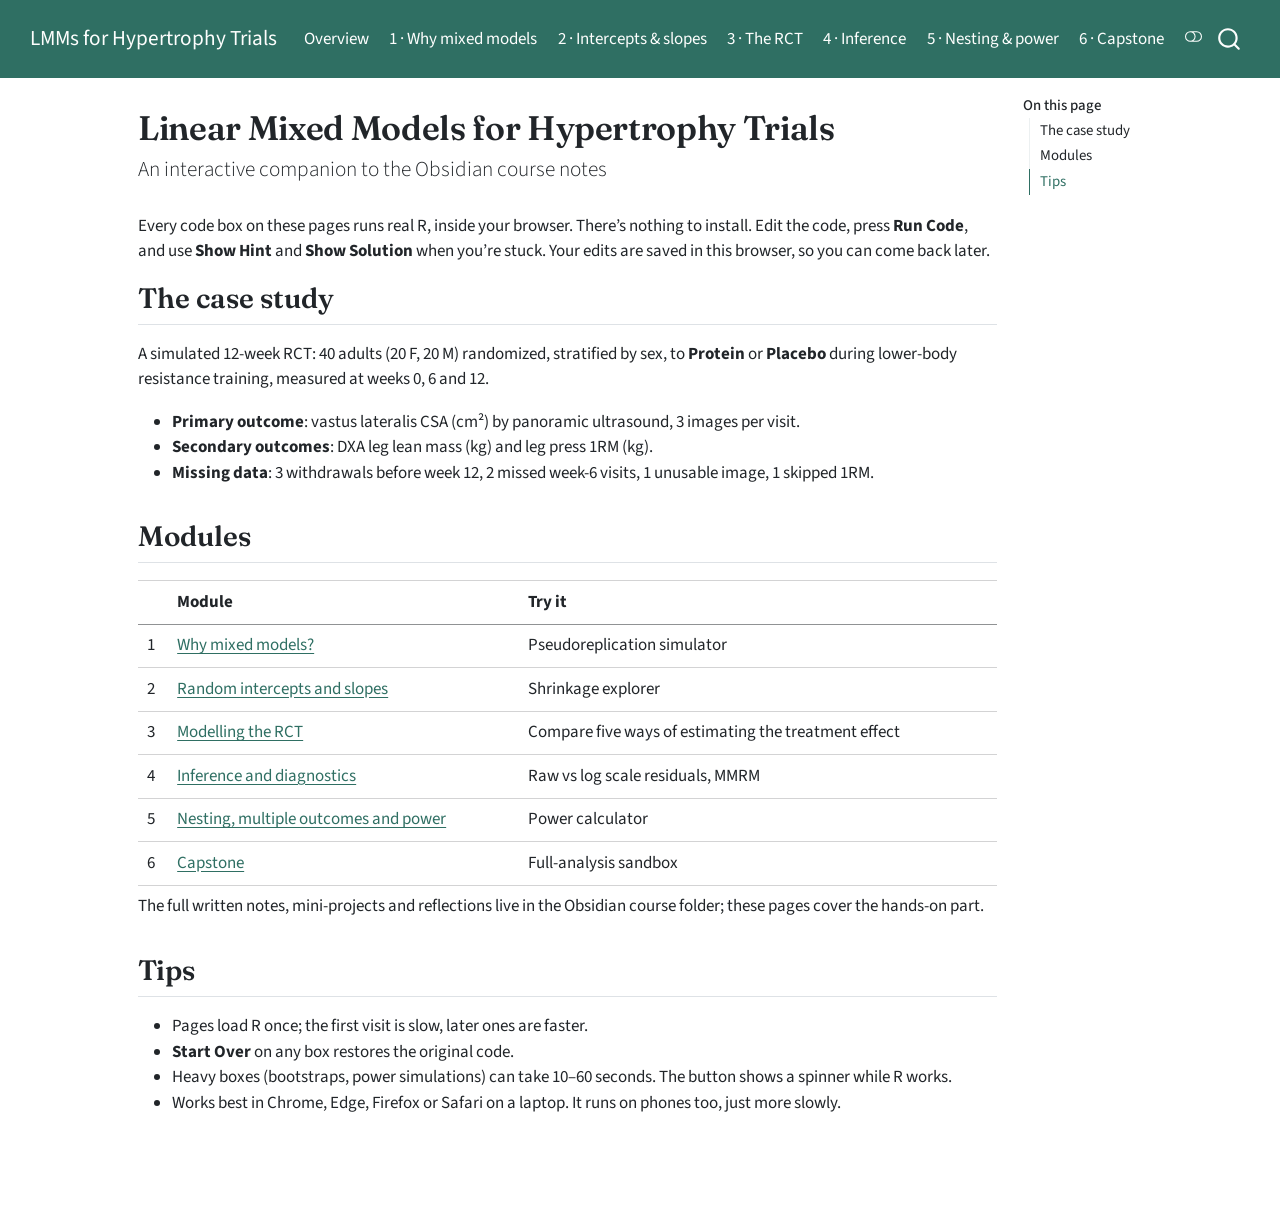
<file: docs/index.html>
<!DOCTYPE html>
<html xmlns="http://www.w3.org/1999/xhtml" lang="en" xml:lang="en"><head>

<meta charset="utf-8">
<meta name="generator" content="quarto-1.7.32">

<meta name="viewport" content="width=device-width, initial-scale=1.0, user-scalable=yes">


<title>Linear Mixed Models for Hypertrophy Trials – LMMs for Hypertrophy Trials</title>
<style>
code{white-space: pre-wrap;}
span.smallcaps{font-variant: small-caps;}
div.columns{display: flex; gap: min(4vw, 1.5em);}
div.column{flex: auto; overflow-x: auto;}
div.hanging-indent{margin-left: 1.5em; text-indent: -1.5em;}
ul.task-list{list-style: none;}
ul.task-list li input[type="checkbox"] {
  width: 0.8em;
  margin: 0 0.8em 0.2em -1em; /* quarto-specific, see https://github.com/quarto-dev/quarto-cli/issues/4556 */ 
  vertical-align: middle;
}
</style>


<script src="site_libs/quarto-nav/quarto-nav.js"></script>
<script src="site_libs/quarto-nav/headroom.min.js"></script>
<script src="site_libs/clipboard/clipboard.min.js"></script>
<script src="site_libs/quarto-search/autocomplete.umd.js"></script>
<script src="site_libs/quarto-search/fuse.min.js"></script>
<script src="site_libs/quarto-search/quarto-search.js"></script>
<meta name="quarto:offset" content="./">
<script src="site_libs/quarto-html/quarto.js" type="module"></script>
<script src="site_libs/quarto-html/tabsets/tabsets.js" type="module"></script>
<script src="site_libs/quarto-html/popper.min.js"></script>
<script src="site_libs/quarto-html/tippy.umd.min.js"></script>
<script src="site_libs/quarto-html/anchor.min.js"></script>
<link href="site_libs/quarto-html/tippy.css" rel="stylesheet">
<link href="site_libs/quarto-html/quarto-syntax-highlighting-37eea08aefeeee20ff55810ff984fec1.css" rel="stylesheet" class="quarto-color-scheme" id="quarto-text-highlighting-styles">
<link href="site_libs/quarto-html/quarto-syntax-highlighting-dark-2fef5ea3f8957b3e4ecc936fc74692ca.css" rel="stylesheet" class="quarto-color-scheme quarto-color-alternate" id="quarto-text-highlighting-styles">
<link href="site_libs/quarto-html/quarto-syntax-highlighting-37eea08aefeeee20ff55810ff984fec1.css" rel="stylesheet" class="quarto-color-scheme-extra" id="quarto-text-highlighting-styles">
<script src="site_libs/bootstrap/bootstrap.min.js"></script>
<link href="site_libs/bootstrap/bootstrap-icons.css" rel="stylesheet">
<link href="site_libs/bootstrap/bootstrap-ae26fc4398825362b75bcb3c0eedd377.min.css" rel="stylesheet" append-hash="true" class="quarto-color-scheme" id="quarto-bootstrap" data-mode="light">
<link href="site_libs/bootstrap/bootstrap-dark-4d1c292ecf6eaff1166f5160be4e5b79.min.css" rel="stylesheet" append-hash="true" class="quarto-color-scheme quarto-color-alternate" id="quarto-bootstrap" data-mode="dark">
<link href="site_libs/bootstrap/bootstrap-ae26fc4398825362b75bcb3c0eedd377.min.css" rel="stylesheet" append-hash="true" class="quarto-color-scheme-extra" id="quarto-bootstrap" data-mode="light">
<script src="site_libs/quarto-contrib/live-runtime/live-runtime.js" type="module"></script>
<link href="site_libs/quarto-contrib/live-runtime/live-runtime.css" rel="stylesheet">
<script id="quarto-search-options" type="application/json">{
  "location": "navbar",
  "copy-button": false,
  "collapse-after": 3,
  "panel-placement": "end",
  "type": "overlay",
  "limit": 50,
  "keyboard-shortcut": [
    "f",
    "/",
    "s"
  ],
  "show-item-context": false,
  "language": {
    "search-no-results-text": "No results",
    "search-matching-documents-text": "matching documents",
    "search-copy-link-title": "Copy link to search",
    "search-hide-matches-text": "Hide additional matches",
    "search-more-match-text": "more match in this document",
    "search-more-matches-text": "more matches in this document",
    "search-clear-button-title": "Clear",
    "search-text-placeholder": "",
    "search-detached-cancel-button-title": "Cancel",
    "search-submit-button-title": "Submit",
    "search-label": "Search"
  }
}</script>
<script type="module" src="site_libs/quarto-ojs/quarto-ojs-runtime.js"></script>
<link href="site_libs/quarto-ojs/quarto-ojs.css" rel="stylesheet">


</head>

<body class="nav-fixed quarto-light"><script id="quarto-html-before-body" type="application/javascript">
    const toggleBodyColorMode = (bsSheetEl) => {
      const mode = bsSheetEl.getAttribute("data-mode");
      const bodyEl = window.document.querySelector("body");
      if (mode === "dark") {
        bodyEl.classList.add("quarto-dark");
        bodyEl.classList.remove("quarto-light");
      } else {
        bodyEl.classList.add("quarto-light");
        bodyEl.classList.remove("quarto-dark");
      }
    }
    const toggleBodyColorPrimary = () => {
      const bsSheetEl = window.document.querySelector("link#quarto-bootstrap:not([rel=disabled-stylesheet])");
      if (bsSheetEl) {
        toggleBodyColorMode(bsSheetEl);
      }
    }
    const setColorSchemeToggle = (alternate) => {
      const toggles = window.document.querySelectorAll('.quarto-color-scheme-toggle');
      for (let i=0; i < toggles.length; i++) {
        const toggle = toggles[i];
        if (toggle) {
          if (alternate) {
            toggle.classList.add("alternate");
          } else {
            toggle.classList.remove("alternate");
          }
        }
      }
    };
    const toggleColorMode = (alternate) => {
      // Switch the stylesheets
      const primaryStylesheets = window.document.querySelectorAll('link.quarto-color-scheme:not(.quarto-color-alternate)');
      const alternateStylesheets = window.document.querySelectorAll('link.quarto-color-scheme.quarto-color-alternate');
      manageTransitions('#quarto-margin-sidebar .nav-link', false);
      if (alternate) {
        // note: dark is layered on light, we don't disable primary!
        enableStylesheet(alternateStylesheets);
        for (const sheetNode of alternateStylesheets) {
          if (sheetNode.id === "quarto-bootstrap") {
            toggleBodyColorMode(sheetNode);
          }
        }
      } else {
        disableStylesheet(alternateStylesheets);
        enableStylesheet(primaryStylesheets)
        toggleBodyColorPrimary();
      }
      manageTransitions('#quarto-margin-sidebar .nav-link', true);
      // Switch the toggles
      setColorSchemeToggle(alternate)
      // Hack to workaround the fact that safari doesn't
      // properly recolor the scrollbar when toggling (#1455)
      if (navigator.userAgent.indexOf('Safari') > 0 && navigator.userAgent.indexOf('Chrome') == -1) {
        manageTransitions("body", false);
        window.scrollTo(0, 1);
        setTimeout(() => {
          window.scrollTo(0, 0);
          manageTransitions("body", true);
        }, 40);
      }
    }
    const disableStylesheet = (stylesheets) => {
      for (let i=0; i < stylesheets.length; i++) {
        const stylesheet = stylesheets[i];
        stylesheet.rel = 'disabled-stylesheet';
      }
    }
    const enableStylesheet = (stylesheets) => {
      for (let i=0; i < stylesheets.length; i++) {
        const stylesheet = stylesheets[i];
        if(stylesheet.rel !== 'stylesheet') { // for Chrome, which will still FOUC without this check
          stylesheet.rel = 'stylesheet';
        }
      }
    }
    const manageTransitions = (selector, allowTransitions) => {
      const els = window.document.querySelectorAll(selector);
      for (let i=0; i < els.length; i++) {
        const el = els[i];
        if (allowTransitions) {
          el.classList.remove('notransition');
        } else {
          el.classList.add('notransition');
        }
      }
    }
    const isFileUrl = () => {
      return window.location.protocol === 'file:';
    }
    const hasAlternateSentinel = () => {
      let styleSentinel = getColorSchemeSentinel();
      if (styleSentinel !== null) {
        return styleSentinel === "alternate";
      } else {
        return false;
      }
    }
    const setStyleSentinel = (alternate) => {
      const value = alternate ? "alternate" : "default";
      if (!isFileUrl()) {
        window.localStorage.setItem("quarto-color-scheme", value);
      } else {
        localAlternateSentinel = value;
      }
    }
    const getColorSchemeSentinel = () => {
      if (!isFileUrl()) {
        const storageValue = window.localStorage.getItem("quarto-color-scheme");
        return storageValue != null ? storageValue : localAlternateSentinel;
      } else {
        return localAlternateSentinel;
      }
    }
    const toggleGiscusIfUsed = (isAlternate, darkModeDefault) => {
      const baseTheme = document.querySelector('#giscus-base-theme')?.value ?? 'light';
      const alternateTheme = document.querySelector('#giscus-alt-theme')?.value ?? 'dark';
      let newTheme = '';
      if(authorPrefersDark) {
        newTheme = isAlternate ? baseTheme : alternateTheme;
      } else {
        newTheme = isAlternate ? alternateTheme : baseTheme;
      }
      const changeGiscusTheme = () => {
        // From: https://github.com/giscus/giscus/issues/336
        const sendMessage = (message) => {
          const iframe = document.querySelector('iframe.giscus-frame');
          if (!iframe) return;
          iframe.contentWindow.postMessage({ giscus: message }, 'https://giscus.app');
        }
        sendMessage({
          setConfig: {
            theme: newTheme
          }
        });
      }
      const isGiscussLoaded = window.document.querySelector('iframe.giscus-frame') !== null;
      if (isGiscussLoaded) {
        changeGiscusTheme();
      }
    };
    const authorPrefersDark = false;
    const darkModeDefault = authorPrefersDark;
      document.querySelector('link#quarto-text-highlighting-styles.quarto-color-scheme-extra').rel = 'disabled-stylesheet';
      document.querySelector('link#quarto-bootstrap.quarto-color-scheme-extra').rel = 'disabled-stylesheet';
    let localAlternateSentinel = darkModeDefault ? 'alternate' : 'default';
    // Dark / light mode switch
    window.quartoToggleColorScheme = () => {
      // Read the current dark / light value
      let toAlternate = !hasAlternateSentinel();
      toggleColorMode(toAlternate);
      setStyleSentinel(toAlternate);
      toggleGiscusIfUsed(toAlternate, darkModeDefault);
      window.dispatchEvent(new Event('resize'));
    };
    // Switch to dark mode if need be
    if (hasAlternateSentinel()) {
      toggleColorMode(true);
    } else {
      toggleColorMode(false);
    }
  </script>

<div id="quarto-search-results"></div>
  <header id="quarto-header" class="headroom fixed-top">
    <nav class="navbar navbar-expand-lg " data-bs-theme="dark">
      <div class="navbar-container container-fluid">
      <div class="navbar-brand-container mx-auto">
    <a class="navbar-brand" href="./index.html">
    <span class="navbar-title">LMMs for Hypertrophy Trials</span>
    </a>
  </div>
            <div id="quarto-search" class="" title="Search"></div>
          <button class="navbar-toggler" type="button" data-bs-toggle="collapse" data-bs-target="#navbarCollapse" aria-controls="navbarCollapse" role="menu" aria-expanded="false" aria-label="Toggle navigation" onclick="if (window.quartoToggleHeadroom) { window.quartoToggleHeadroom(); }">
  <span class="navbar-toggler-icon"></span>
</button>
          <div class="collapse navbar-collapse" id="navbarCollapse">
            <ul class="navbar-nav navbar-nav-scroll me-auto">
  <li class="nav-item">
    <a class="nav-link active" href="./index.html" aria-current="page"> 
<span class="menu-text">Overview</span></a>
  </li>  
  <li class="nav-item">
    <a class="nav-link" href="./L1.html"> 
<span class="menu-text">1 · Why mixed models</span></a>
  </li>  
  <li class="nav-item">
    <a class="nav-link" href="./L2.qmd"> 
<span class="menu-text">2 · Intercepts &amp; slopes</span></a>
  </li>  
  <li class="nav-item">
    <a class="nav-link" href="./L3.qmd"> 
<span class="menu-text">3 · The RCT</span></a>
  </li>  
  <li class="nav-item">
    <a class="nav-link" href="./L4.qmd"> 
<span class="menu-text">4 · Inference</span></a>
  </li>  
  <li class="nav-item">
    <a class="nav-link" href="./L5.qmd"> 
<span class="menu-text">5 · Nesting &amp; power</span></a>
  </li>  
  <li class="nav-item">
    <a class="nav-link" href="./L6.qmd"> 
<span class="menu-text">6 · Capstone</span></a>
  </li>  
</ul>
          </div> <!-- /navcollapse -->
            <div class="quarto-navbar-tools">
  <a href="" class="quarto-color-scheme-toggle quarto-navigation-tool  px-1" onclick="window.quartoToggleColorScheme(); return false;" title="Toggle dark mode"><i class="bi"></i></a>
</div>
      </div> <!-- /container-fluid -->
    </nav>
</header>
<!-- content -->
<div id="quarto-content" class="quarto-container page-columns page-rows-contents page-layout-article page-navbar">
<!-- sidebar -->
<!-- margin-sidebar -->
    <div id="quarto-margin-sidebar" class="sidebar margin-sidebar">
        <nav id="TOC" role="doc-toc" class="toc-active">
    <h2 id="toc-title">On this page</h2>
   
  <ul class="collapse">
  <li><a href="#the-case-study" id="toc-the-case-study" class="nav-link active" data-scroll-target="#the-case-study">The case study</a></li>
  <li><a href="#modules" id="toc-modules" class="nav-link" data-scroll-target="#modules">Modules</a></li>
  <li><a href="#tips" id="toc-tips" class="nav-link" data-scroll-target="#tips">Tips</a></li>
  </ul>
</nav>
    </div>
<!-- main -->
<main class="content" id="quarto-document-content">


<header id="title-block-header" class="quarto-title-block default">
<div class="quarto-title">
<h1 class="title">Linear Mixed Models for Hypertrophy Trials</h1>
<p class="subtitle lead">An interactive companion to the Obsidian course notes</p>
</div>



<div class="quarto-title-meta">

    
  
    
  </div>
  


</header>


<p>Every code box on these pages runs real R, inside your browser. There’s nothing to install. Edit the code, press <strong>Run Code</strong>, and use <strong>Show Hint</strong> and <strong>Show Solution</strong> when you’re stuck. Your edits are saved in this browser, so you can come back later.</p>
<section id="the-case-study" class="level2">
<h2 class="anchored" data-anchor-id="the-case-study">The case study</h2>
<p>A simulated 12-week RCT: 40 adults (20 F, 20 M) randomized, stratified by sex, to <strong>Protein</strong> or <strong>Placebo</strong> during lower-body resistance training, measured at weeks 0, 6 and 12.</p>
<ul>
<li><strong>Primary outcome</strong>: vastus lateralis CSA (cm²) by panoramic ultrasound, 3 images per visit.</li>
<li><strong>Secondary outcomes</strong>: DXA leg lean mass (kg) and leg press 1RM (kg).</li>
<li><strong>Missing data</strong>: 3 withdrawals before week 12, 2 missed week-6 visits, 1 unusable image, 1 skipped 1RM.</li>
</ul>
</section>
<section id="modules" class="level2">
<h2 class="anchored" data-anchor-id="modules">Modules</h2>
<table class="caption-top table">
<thead>
<tr class="header">
<th></th>
<th>Module</th>
<th>Try it</th>
</tr>
</thead>
<tbody>
<tr class="odd">
<td>1</td>
<td><a href="./L1.html">Why mixed models?</a></td>
<td>Pseudoreplication simulator</td>
</tr>
<tr class="even">
<td>2</td>
<td><a href="L2.qmd">Random intercepts and slopes</a></td>
<td>Shrinkage explorer</td>
</tr>
<tr class="odd">
<td>3</td>
<td><a href="L3.qmd">Modelling the RCT</a></td>
<td>Compare five ways of estimating the treatment effect</td>
</tr>
<tr class="even">
<td>4</td>
<td><a href="L4.qmd">Inference and diagnostics</a></td>
<td>Raw vs log scale residuals, MMRM</td>
</tr>
<tr class="odd">
<td>5</td>
<td><a href="L5.qmd">Nesting, multiple outcomes and power</a></td>
<td>Power calculator</td>
</tr>
<tr class="even">
<td>6</td>
<td><a href="L6.qmd">Capstone</a></td>
<td>Full-analysis sandbox</td>
</tr>
</tbody>
</table>
<p>The full written notes, mini-projects and reflections live in the Obsidian course folder; these pages cover the hands-on part.</p>
</section>
<section id="tips" class="level2">
<h2 class="anchored" data-anchor-id="tips">Tips</h2>
<ul>
<li>Pages load R once; the first visit is slow, later ones are faster.</li>
<li><strong>Start Over</strong> on any box restores the original code.</li>
<li>Heavy boxes (bootstraps, power simulations) can take 10–60 seconds. The button shows a spinner while R works.</li>
<li>Works best in Chrome, Edge, Firefox or Safari on a laptop. It runs on phones too, just more slowly.</li>
</ul>


<script type="ojs-module-contents">
eyJjb250ZW50cyI6W119
</script>
<div id="exercise-loading-indicator" class="exercise-loading-indicator d-none d-flex align-items-center gap-2">
<div id="exercise-loading-status" class="d-flex gap-2">

</div>
<div class="spinner-grow spinner-grow-sm">

</div>
</div>
<script type="vfs-file">
W10=
</script>
</section>

</main> <!-- /main -->
<script type="ojs-module-contents">
eyJjb250ZW50cyI6W119
</script>
<script type="module">
if (window.location.protocol === "file:") { alert("The OJS runtime does not work with file:// URLs. Please use a web server to view this document."); }
window._ojs.paths.runtimeToDoc = "../..";
window._ojs.paths.runtimeToRoot = "../..";
window._ojs.paths.docToRoot = "";
window._ojs.selfContained = false;
window._ojs.runtime.interpretFromScriptTags();
</script>
<script id="quarto-html-after-body" type="application/javascript">
  window.document.addEventListener("DOMContentLoaded", function (event) {
    // Ensure there is a toggle, if there isn't float one in the top right
    if (window.document.querySelector('.quarto-color-scheme-toggle') === null) {
      const a = window.document.createElement('a');
      a.classList.add('top-right');
      a.classList.add('quarto-color-scheme-toggle');
      a.href = "";
      a.onclick = function() { try { window.quartoToggleColorScheme(); } catch {} return false; };
      const i = window.document.createElement("i");
      i.classList.add('bi');
      a.appendChild(i);
      window.document.body.appendChild(a);
    }
    setColorSchemeToggle(hasAlternateSentinel())
    const icon = "";
    const anchorJS = new window.AnchorJS();
    anchorJS.options = {
      placement: 'right',
      icon: icon
    };
    anchorJS.add('.anchored');
    const isCodeAnnotation = (el) => {
      for (const clz of el.classList) {
        if (clz.startsWith('code-annotation-')) {                     
          return true;
        }
      }
      return false;
    }
    const onCopySuccess = function(e) {
      // button target
      const button = e.trigger;
      // don't keep focus
      button.blur();
      // flash "checked"
      button.classList.add('code-copy-button-checked');
      var currentTitle = button.getAttribute("title");
      button.setAttribute("title", "Copied!");
      let tooltip;
      if (window.bootstrap) {
        button.setAttribute("data-bs-toggle", "tooltip");
        button.setAttribute("data-bs-placement", "left");
        button.setAttribute("data-bs-title", "Copied!");
        tooltip = new bootstrap.Tooltip(button, 
          { trigger: "manual", 
            customClass: "code-copy-button-tooltip",
            offset: [0, -8]});
        tooltip.show();    
      }
      setTimeout(function() {
        if (tooltip) {
          tooltip.hide();
          button.removeAttribute("data-bs-title");
          button.removeAttribute("data-bs-toggle");
          button.removeAttribute("data-bs-placement");
        }
        button.setAttribute("title", currentTitle);
        button.classList.remove('code-copy-button-checked');
      }, 1000);
      // clear code selection
      e.clearSelection();
    }
    const getTextToCopy = function(trigger) {
        const codeEl = trigger.previousElementSibling.cloneNode(true);
        for (const childEl of codeEl.children) {
          if (isCodeAnnotation(childEl)) {
            childEl.remove();
          }
        }
        return codeEl.innerText;
    }
    const clipboard = new window.ClipboardJS('.code-copy-button:not([data-in-quarto-modal])', {
      text: getTextToCopy
    });
    clipboard.on('success', onCopySuccess);
    if (window.document.getElementById('quarto-embedded-source-code-modal')) {
      const clipboardModal = new window.ClipboardJS('.code-copy-button[data-in-quarto-modal]', {
        text: getTextToCopy,
        container: window.document.getElementById('quarto-embedded-source-code-modal')
      });
      clipboardModal.on('success', onCopySuccess);
    }
      var localhostRegex = new RegExp(/^(?:http|https):\/\/localhost\:?[0-9]*\//);
      var mailtoRegex = new RegExp(/^mailto:/);
        var filterRegex = new RegExp('/' + window.location.host + '/');
      var isInternal = (href) => {
          return filterRegex.test(href) || localhostRegex.test(href) || mailtoRegex.test(href);
      }
      // Inspect non-navigation links and adorn them if external
     var links = window.document.querySelectorAll('a[href]:not(.nav-link):not(.navbar-brand):not(.toc-action):not(.sidebar-link):not(.sidebar-item-toggle):not(.pagination-link):not(.no-external):not([aria-hidden]):not(.dropdown-item):not(.quarto-navigation-tool):not(.about-link)');
      for (var i=0; i<links.length; i++) {
        const link = links[i];
        if (!isInternal(link.href)) {
          // undo the damage that might have been done by quarto-nav.js in the case of
          // links that we want to consider external
          if (link.dataset.originalHref !== undefined) {
            link.href = link.dataset.originalHref;
          }
        }
      }
    function tippyHover(el, contentFn, onTriggerFn, onUntriggerFn) {
      const config = {
        allowHTML: true,
        maxWidth: 500,
        delay: 100,
        arrow: false,
        appendTo: function(el) {
            return el.parentElement;
        },
        interactive: true,
        interactiveBorder: 10,
        theme: 'quarto',
        placement: 'bottom-start',
      };
      if (contentFn) {
        config.content = contentFn;
      }
      if (onTriggerFn) {
        config.onTrigger = onTriggerFn;
      }
      if (onUntriggerFn) {
        config.onUntrigger = onUntriggerFn;
      }
      window.tippy(el, config); 
    }
    const noterefs = window.document.querySelectorAll('a[role="doc-noteref"]');
    for (var i=0; i<noterefs.length; i++) {
      const ref = noterefs[i];
      tippyHover(ref, function() {
        // use id or data attribute instead here
        let href = ref.getAttribute('data-footnote-href') || ref.getAttribute('href');
        try { href = new URL(href).hash; } catch {}
        const id = href.replace(/^#\/?/, "");
        const note = window.document.getElementById(id);
        if (note) {
          return note.innerHTML;
        } else {
          return "";
        }
      });
    }
    const xrefs = window.document.querySelectorAll('a.quarto-xref');
    const processXRef = (id, note) => {
      // Strip column container classes
      const stripColumnClz = (el) => {
        el.classList.remove("page-full", "page-columns");
        if (el.children) {
          for (const child of el.children) {
            stripColumnClz(child);
          }
        }
      }
      stripColumnClz(note)
      if (id === null || id.startsWith('sec-')) {
        // Special case sections, only their first couple elements
        const container = document.createElement("div");
        if (note.children && note.children.length > 2) {
          container.appendChild(note.children[0].cloneNode(true));
          for (let i = 1; i < note.children.length; i++) {
            const child = note.children[i];
            if (child.tagName === "P" && child.innerText === "") {
              continue;
            } else {
              container.appendChild(child.cloneNode(true));
              break;
            }
          }
          if (window.Quarto?.typesetMath) {
            window.Quarto.typesetMath(container);
          }
          return container.innerHTML
        } else {
          if (window.Quarto?.typesetMath) {
            window.Quarto.typesetMath(note);
          }
          return note.innerHTML;
        }
      } else {
        // Remove any anchor links if they are present
        const anchorLink = note.querySelector('a.anchorjs-link');
        if (anchorLink) {
          anchorLink.remove();
        }
        if (window.Quarto?.typesetMath) {
          window.Quarto.typesetMath(note);
        }
        if (note.classList.contains("callout")) {
          return note.outerHTML;
        } else {
          return note.innerHTML;
        }
      }
    }
    for (var i=0; i<xrefs.length; i++) {
      const xref = xrefs[i];
      tippyHover(xref, undefined, function(instance) {
        instance.disable();
        let url = xref.getAttribute('href');
        let hash = undefined; 
        if (url.startsWith('#')) {
          hash = url;
        } else {
          try { hash = new URL(url).hash; } catch {}
        }
        if (hash) {
          const id = hash.replace(/^#\/?/, "");
          const note = window.document.getElementById(id);
          if (note !== null) {
            try {
              const html = processXRef(id, note.cloneNode(true));
              instance.setContent(html);
            } finally {
              instance.enable();
              instance.show();
            }
          } else {
            // See if we can fetch this
            fetch(url.split('#')[0])
            .then(res => res.text())
            .then(html => {
              const parser = new DOMParser();
              const htmlDoc = parser.parseFromString(html, "text/html");
              const note = htmlDoc.getElementById(id);
              if (note !== null) {
                const html = processXRef(id, note);
                instance.setContent(html);
              } 
            }).finally(() => {
              instance.enable();
              instance.show();
            });
          }
        } else {
          // See if we can fetch a full url (with no hash to target)
          // This is a special case and we should probably do some content thinning / targeting
          fetch(url)
          .then(res => res.text())
          .then(html => {
            const parser = new DOMParser();
            const htmlDoc = parser.parseFromString(html, "text/html");
            const note = htmlDoc.querySelector('main.content');
            if (note !== null) {
              // This should only happen for chapter cross references
              // (since there is no id in the URL)
              // remove the first header
              if (note.children.length > 0 && note.children[0].tagName === "HEADER") {
                note.children[0].remove();
              }
              const html = processXRef(null, note);
              instance.setContent(html);
            } 
          }).finally(() => {
            instance.enable();
            instance.show();
          });
        }
      }, function(instance) {
      });
    }
        let selectedAnnoteEl;
        const selectorForAnnotation = ( cell, annotation) => {
          let cellAttr = 'data-code-cell="' + cell + '"';
          let lineAttr = 'data-code-annotation="' +  annotation + '"';
          const selector = 'span[' + cellAttr + '][' + lineAttr + ']';
          return selector;
        }
        const selectCodeLines = (annoteEl) => {
          const doc = window.document;
          const targetCell = annoteEl.getAttribute("data-target-cell");
          const targetAnnotation = annoteEl.getAttribute("data-target-annotation");
          const annoteSpan = window.document.querySelector(selectorForAnnotation(targetCell, targetAnnotation));
          const lines = annoteSpan.getAttribute("data-code-lines").split(",");
          const lineIds = lines.map((line) => {
            return targetCell + "-" + line;
          })
          let top = null;
          let height = null;
          let parent = null;
          if (lineIds.length > 0) {
              //compute the position of the single el (top and bottom and make a div)
              const el = window.document.getElementById(lineIds[0]);
              top = el.offsetTop;
              height = el.offsetHeight;
              parent = el.parentElement.parentElement;
            if (lineIds.length > 1) {
              const lastEl = window.document.getElementById(lineIds[lineIds.length - 1]);
              const bottom = lastEl.offsetTop + lastEl.offsetHeight;
              height = bottom - top;
            }
            if (top !== null && height !== null && parent !== null) {
              // cook up a div (if necessary) and position it 
              let div = window.document.getElementById("code-annotation-line-highlight");
              if (div === null) {
                div = window.document.createElement("div");
                div.setAttribute("id", "code-annotation-line-highlight");
                div.style.position = 'absolute';
                parent.appendChild(div);
              }
              div.style.top = top - 2 + "px";
              div.style.height = height + 4 + "px";
              div.style.left = 0;
              let gutterDiv = window.document.getElementById("code-annotation-line-highlight-gutter");
              if (gutterDiv === null) {
                gutterDiv = window.document.createElement("div");
                gutterDiv.setAttribute("id", "code-annotation-line-highlight-gutter");
                gutterDiv.style.position = 'absolute';
                const codeCell = window.document.getElementById(targetCell);
                const gutter = codeCell.querySelector('.code-annotation-gutter');
                gutter.appendChild(gutterDiv);
              }
              gutterDiv.style.top = top - 2 + "px";
              gutterDiv.style.height = height + 4 + "px";
            }
            selectedAnnoteEl = annoteEl;
          }
        };
        const unselectCodeLines = () => {
          const elementsIds = ["code-annotation-line-highlight", "code-annotation-line-highlight-gutter"];
          elementsIds.forEach((elId) => {
            const div = window.document.getElementById(elId);
            if (div) {
              div.remove();
            }
          });
          selectedAnnoteEl = undefined;
        };
          // Handle positioning of the toggle
      window.addEventListener(
        "resize",
        throttle(() => {
          elRect = undefined;
          if (selectedAnnoteEl) {
            selectCodeLines(selectedAnnoteEl);
          }
        }, 10)
      );
      function throttle(fn, ms) {
      let throttle = false;
      let timer;
        return (...args) => {
          if(!throttle) { // first call gets through
              fn.apply(this, args);
              throttle = true;
          } else { // all the others get throttled
              if(timer) clearTimeout(timer); // cancel #2
              timer = setTimeout(() => {
                fn.apply(this, args);
                timer = throttle = false;
              }, ms);
          }
        };
      }
        // Attach click handler to the DT
        const annoteDls = window.document.querySelectorAll('dt[data-target-cell]');
        for (const annoteDlNode of annoteDls) {
          annoteDlNode.addEventListener('click', (event) => {
            const clickedEl = event.target;
            if (clickedEl !== selectedAnnoteEl) {
              unselectCodeLines();
              const activeEl = window.document.querySelector('dt[data-target-cell].code-annotation-active');
              if (activeEl) {
                activeEl.classList.remove('code-annotation-active');
              }
              selectCodeLines(clickedEl);
              clickedEl.classList.add('code-annotation-active');
            } else {
              // Unselect the line
              unselectCodeLines();
              clickedEl.classList.remove('code-annotation-active');
            }
          });
        }
    const findCites = (el) => {
      const parentEl = el.parentElement;
      if (parentEl) {
        const cites = parentEl.dataset.cites;
        if (cites) {
          return {
            el,
            cites: cites.split(' ')
          };
        } else {
          return findCites(el.parentElement)
        }
      } else {
        return undefined;
      }
    };
    var bibliorefs = window.document.querySelectorAll('a[role="doc-biblioref"]');
    for (var i=0; i<bibliorefs.length; i++) {
      const ref = bibliorefs[i];
      const citeInfo = findCites(ref);
      if (citeInfo) {
        tippyHover(citeInfo.el, function() {
          var popup = window.document.createElement('div');
          citeInfo.cites.forEach(function(cite) {
            var citeDiv = window.document.createElement('div');
            citeDiv.classList.add('hanging-indent');
            citeDiv.classList.add('csl-entry');
            var biblioDiv = window.document.getElementById('ref-' + cite);
            if (biblioDiv) {
              citeDiv.innerHTML = biblioDiv.innerHTML;
            }
            popup.appendChild(citeDiv);
          });
          return popup.innerHTML;
        });
      }
    }
  });
  </script>
</div> <!-- /content -->




</body></html>
</file>
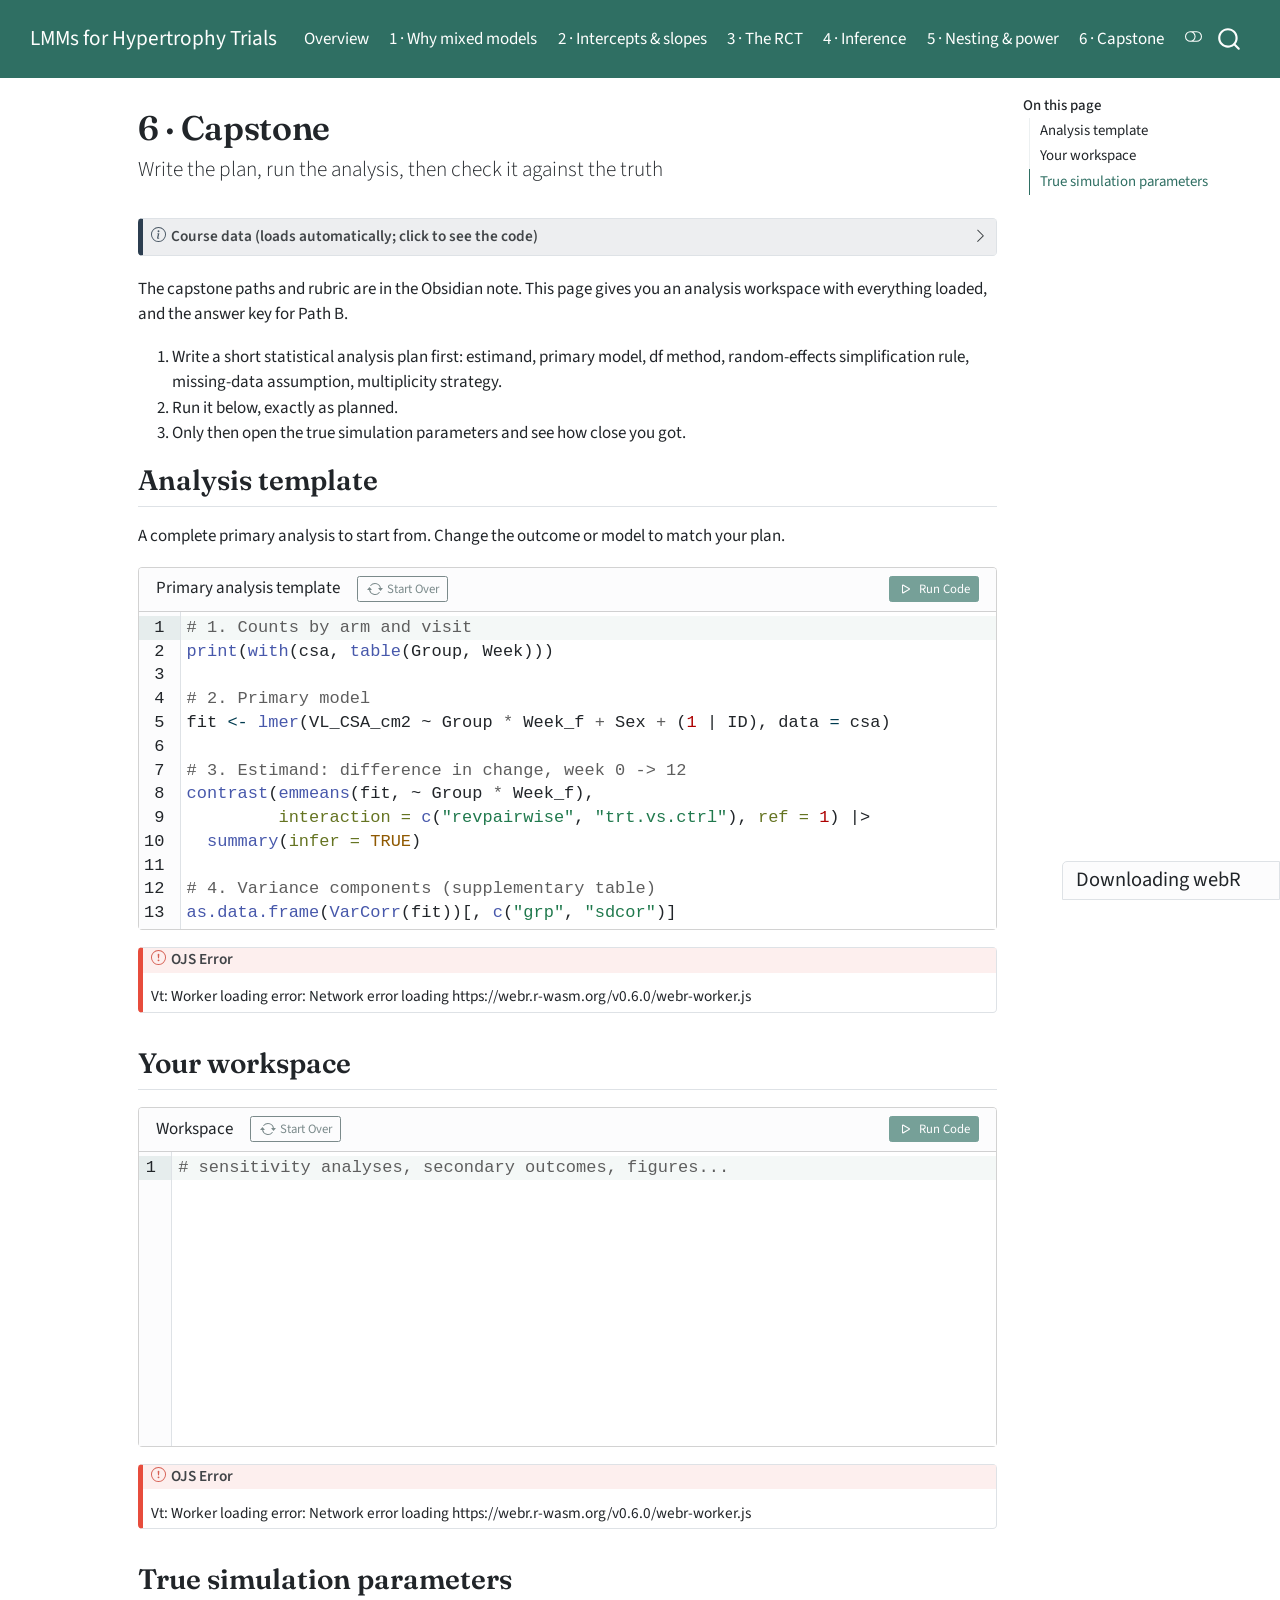
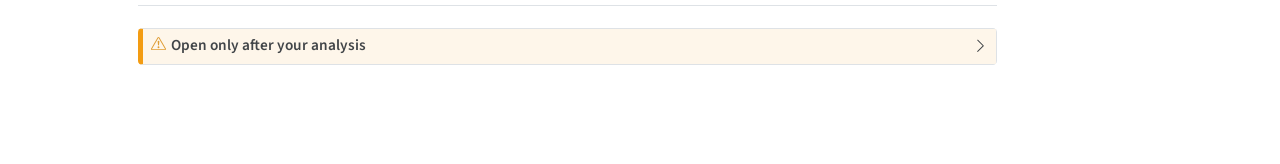
<file: docs/L6.html>
<!DOCTYPE html>
<html xmlns="http://www.w3.org/1999/xhtml" lang="en" xml:lang="en"><head>

<meta charset="utf-8">
<meta name="generator" content="quarto-1.7.32">

<meta name="viewport" content="width=device-width, initial-scale=1.0, user-scalable=yes">


<title>6 · Capstone – LMMs for Hypertrophy Trials</title>
<style>
code{white-space: pre-wrap;}
span.smallcaps{font-variant: small-caps;}
div.columns{display: flex; gap: min(4vw, 1.5em);}
div.column{flex: auto; overflow-x: auto;}
div.hanging-indent{margin-left: 1.5em; text-indent: -1.5em;}
ul.task-list{list-style: none;}
ul.task-list li input[type="checkbox"] {
  width: 0.8em;
  margin: 0 0.8em 0.2em -1em; /* quarto-specific, see https://github.com/quarto-dev/quarto-cli/issues/4556 */ 
  vertical-align: middle;
}
</style>


<script src="site_libs/quarto-nav/quarto-nav.js"></script>
<script src="site_libs/quarto-nav/headroom.min.js"></script>
<script src="site_libs/clipboard/clipboard.min.js"></script>
<script src="site_libs/quarto-search/autocomplete.umd.js"></script>
<script src="site_libs/quarto-search/fuse.min.js"></script>
<script src="site_libs/quarto-search/quarto-search.js"></script>
<meta name="quarto:offset" content="./">
<script src="site_libs/quarto-html/quarto.js" type="module"></script>
<script src="site_libs/quarto-html/tabsets/tabsets.js" type="module"></script>
<script src="site_libs/quarto-html/popper.min.js"></script>
<script src="site_libs/quarto-html/tippy.umd.min.js"></script>
<script src="site_libs/quarto-html/anchor.min.js"></script>
<link href="site_libs/quarto-html/tippy.css" rel="stylesheet">
<link href="site_libs/quarto-html/quarto-syntax-highlighting-37eea08aefeeee20ff55810ff984fec1.css" rel="stylesheet" class="quarto-color-scheme" id="quarto-text-highlighting-styles">
<link href="site_libs/quarto-html/quarto-syntax-highlighting-dark-2fef5ea3f8957b3e4ecc936fc74692ca.css" rel="stylesheet" class="quarto-color-scheme quarto-color-alternate" id="quarto-text-highlighting-styles">
<link href="site_libs/quarto-html/quarto-syntax-highlighting-37eea08aefeeee20ff55810ff984fec1.css" rel="stylesheet" class="quarto-color-scheme-extra" id="quarto-text-highlighting-styles">
<script src="site_libs/bootstrap/bootstrap.min.js"></script>
<link href="site_libs/bootstrap/bootstrap-icons.css" rel="stylesheet">
<link href="site_libs/bootstrap/bootstrap-ae26fc4398825362b75bcb3c0eedd377.min.css" rel="stylesheet" append-hash="true" class="quarto-color-scheme" id="quarto-bootstrap" data-mode="light">
<link href="site_libs/bootstrap/bootstrap-dark-4d1c292ecf6eaff1166f5160be4e5b79.min.css" rel="stylesheet" append-hash="true" class="quarto-color-scheme quarto-color-alternate" id="quarto-bootstrap" data-mode="dark">
<link href="site_libs/bootstrap/bootstrap-ae26fc4398825362b75bcb3c0eedd377.min.css" rel="stylesheet" append-hash="true" class="quarto-color-scheme-extra" id="quarto-bootstrap" data-mode="light">
<script src="site_libs/quarto-contrib/live-runtime/live-runtime.js" type="module"></script>
<link href="site_libs/quarto-contrib/live-runtime/live-runtime.css" rel="stylesheet">
<script id="quarto-search-options" type="application/json">{
  "location": "navbar",
  "copy-button": false,
  "collapse-after": 3,
  "panel-placement": "end",
  "type": "overlay",
  "limit": 50,
  "keyboard-shortcut": [
    "f",
    "/",
    "s"
  ],
  "show-item-context": false,
  "language": {
    "search-no-results-text": "No results",
    "search-matching-documents-text": "matching documents",
    "search-copy-link-title": "Copy link to search",
    "search-hide-matches-text": "Hide additional matches",
    "search-more-match-text": "more match in this document",
    "search-more-matches-text": "more matches in this document",
    "search-clear-button-title": "Clear",
    "search-text-placeholder": "",
    "search-detached-cancel-button-title": "Cancel",
    "search-submit-button-title": "Submit",
    "search-label": "Search"
  }
}</script>
<script type="module" src="site_libs/quarto-ojs/quarto-ojs-runtime.js"></script>
<link href="site_libs/quarto-ojs/quarto-ojs.css" rel="stylesheet">


</head>

<body class="nav-fixed quarto-light"><script id="quarto-html-before-body" type="application/javascript">
    const toggleBodyColorMode = (bsSheetEl) => {
      const mode = bsSheetEl.getAttribute("data-mode");
      const bodyEl = window.document.querySelector("body");
      if (mode === "dark") {
        bodyEl.classList.add("quarto-dark");
        bodyEl.classList.remove("quarto-light");
      } else {
        bodyEl.classList.add("quarto-light");
        bodyEl.classList.remove("quarto-dark");
      }
    }
    const toggleBodyColorPrimary = () => {
      const bsSheetEl = window.document.querySelector("link#quarto-bootstrap:not([rel=disabled-stylesheet])");
      if (bsSheetEl) {
        toggleBodyColorMode(bsSheetEl);
      }
    }
    const setColorSchemeToggle = (alternate) => {
      const toggles = window.document.querySelectorAll('.quarto-color-scheme-toggle');
      for (let i=0; i < toggles.length; i++) {
        const toggle = toggles[i];
        if (toggle) {
          if (alternate) {
            toggle.classList.add("alternate");
          } else {
            toggle.classList.remove("alternate");
          }
        }
      }
    };
    const toggleColorMode = (alternate) => {
      // Switch the stylesheets
      const primaryStylesheets = window.document.querySelectorAll('link.quarto-color-scheme:not(.quarto-color-alternate)');
      const alternateStylesheets = window.document.querySelectorAll('link.quarto-color-scheme.quarto-color-alternate');
      manageTransitions('#quarto-margin-sidebar .nav-link', false);
      if (alternate) {
        // note: dark is layered on light, we don't disable primary!
        enableStylesheet(alternateStylesheets);
        for (const sheetNode of alternateStylesheets) {
          if (sheetNode.id === "quarto-bootstrap") {
            toggleBodyColorMode(sheetNode);
          }
        }
      } else {
        disableStylesheet(alternateStylesheets);
        enableStylesheet(primaryStylesheets)
        toggleBodyColorPrimary();
      }
      manageTransitions('#quarto-margin-sidebar .nav-link', true);
      // Switch the toggles
      setColorSchemeToggle(alternate)
      // Hack to workaround the fact that safari doesn't
      // properly recolor the scrollbar when toggling (#1455)
      if (navigator.userAgent.indexOf('Safari') > 0 && navigator.userAgent.indexOf('Chrome') == -1) {
        manageTransitions("body", false);
        window.scrollTo(0, 1);
        setTimeout(() => {
          window.scrollTo(0, 0);
          manageTransitions("body", true);
        }, 40);
      }
    }
    const disableStylesheet = (stylesheets) => {
      for (let i=0; i < stylesheets.length; i++) {
        const stylesheet = stylesheets[i];
        stylesheet.rel = 'disabled-stylesheet';
      }
    }
    const enableStylesheet = (stylesheets) => {
      for (let i=0; i < stylesheets.length; i++) {
        const stylesheet = stylesheets[i];
        if(stylesheet.rel !== 'stylesheet') { // for Chrome, which will still FOUC without this check
          stylesheet.rel = 'stylesheet';
        }
      }
    }
    const manageTransitions = (selector, allowTransitions) => {
      const els = window.document.querySelectorAll(selector);
      for (let i=0; i < els.length; i++) {
        const el = els[i];
        if (allowTransitions) {
          el.classList.remove('notransition');
        } else {
          el.classList.add('notransition');
        }
      }
    }
    const isFileUrl = () => {
      return window.location.protocol === 'file:';
    }
    const hasAlternateSentinel = () => {
      let styleSentinel = getColorSchemeSentinel();
      if (styleSentinel !== null) {
        return styleSentinel === "alternate";
      } else {
        return false;
      }
    }
    const setStyleSentinel = (alternate) => {
      const value = alternate ? "alternate" : "default";
      if (!isFileUrl()) {
        window.localStorage.setItem("quarto-color-scheme", value);
      } else {
        localAlternateSentinel = value;
      }
    }
    const getColorSchemeSentinel = () => {
      if (!isFileUrl()) {
        const storageValue = window.localStorage.getItem("quarto-color-scheme");
        return storageValue != null ? storageValue : localAlternateSentinel;
      } else {
        return localAlternateSentinel;
      }
    }
    const toggleGiscusIfUsed = (isAlternate, darkModeDefault) => {
      const baseTheme = document.querySelector('#giscus-base-theme')?.value ?? 'light';
      const alternateTheme = document.querySelector('#giscus-alt-theme')?.value ?? 'dark';
      let newTheme = '';
      if(authorPrefersDark) {
        newTheme = isAlternate ? baseTheme : alternateTheme;
      } else {
        newTheme = isAlternate ? alternateTheme : baseTheme;
      }
      const changeGiscusTheme = () => {
        // From: https://github.com/giscus/giscus/issues/336
        const sendMessage = (message) => {
          const iframe = document.querySelector('iframe.giscus-frame');
          if (!iframe) return;
          iframe.contentWindow.postMessage({ giscus: message }, 'https://giscus.app');
        }
        sendMessage({
          setConfig: {
            theme: newTheme
          }
        });
      }
      const isGiscussLoaded = window.document.querySelector('iframe.giscus-frame') !== null;
      if (isGiscussLoaded) {
        changeGiscusTheme();
      }
    };
    const authorPrefersDark = false;
    const darkModeDefault = authorPrefersDark;
      document.querySelector('link#quarto-text-highlighting-styles.quarto-color-scheme-extra').rel = 'disabled-stylesheet';
      document.querySelector('link#quarto-bootstrap.quarto-color-scheme-extra').rel = 'disabled-stylesheet';
    let localAlternateSentinel = darkModeDefault ? 'alternate' : 'default';
    // Dark / light mode switch
    window.quartoToggleColorScheme = () => {
      // Read the current dark / light value
      let toAlternate = !hasAlternateSentinel();
      toggleColorMode(toAlternate);
      setStyleSentinel(toAlternate);
      toggleGiscusIfUsed(toAlternate, darkModeDefault);
      window.dispatchEvent(new Event('resize'));
    };
    // Switch to dark mode if need be
    if (hasAlternateSentinel()) {
      toggleColorMode(true);
    } else {
      toggleColorMode(false);
    }
  </script>

<div id="quarto-search-results"></div>
  <header id="quarto-header" class="headroom fixed-top">
    <nav class="navbar navbar-expand-lg " data-bs-theme="dark">
      <div class="navbar-container container-fluid">
      <div class="navbar-brand-container mx-auto">
    <a class="navbar-brand" href="./index.html">
    <span class="navbar-title">LMMs for Hypertrophy Trials</span>
    </a>
  </div>
            <div id="quarto-search" class="" title="Search"></div>
          <button class="navbar-toggler" type="button" data-bs-toggle="collapse" data-bs-target="#navbarCollapse" aria-controls="navbarCollapse" role="menu" aria-expanded="false" aria-label="Toggle navigation" onclick="if (window.quartoToggleHeadroom) { window.quartoToggleHeadroom(); }">
  <span class="navbar-toggler-icon"></span>
</button>
          <div class="collapse navbar-collapse" id="navbarCollapse">
            <ul class="navbar-nav navbar-nav-scroll me-auto">
  <li class="nav-item">
    <a class="nav-link" href="./index.html"> 
<span class="menu-text">Overview</span></a>
  </li>  
  <li class="nav-item">
    <a class="nav-link" href="./L1.html"> 
<span class="menu-text">1 · Why mixed models</span></a>
  </li>  
  <li class="nav-item">
    <a class="nav-link" href="./L2.html"> 
<span class="menu-text">2 · Intercepts &amp; slopes</span></a>
  </li>  
  <li class="nav-item">
    <a class="nav-link" href="./L3.html"> 
<span class="menu-text">3 · The RCT</span></a>
  </li>  
  <li class="nav-item">
    <a class="nav-link" href="./L4.html"> 
<span class="menu-text">4 · Inference</span></a>
  </li>  
  <li class="nav-item">
    <a class="nav-link" href="./L5.html"> 
<span class="menu-text">5 · Nesting &amp; power</span></a>
  </li>  
  <li class="nav-item">
    <a class="nav-link active" href="./L6.html" aria-current="page"> 
<span class="menu-text">6 · Capstone</span></a>
  </li>  
</ul>
          </div> <!-- /navcollapse -->
            <div class="quarto-navbar-tools">
  <a href="" class="quarto-color-scheme-toggle quarto-navigation-tool  px-1" onclick="window.quartoToggleColorScheme(); return false;" title="Toggle dark mode"><i class="bi"></i></a>
</div>
      </div> <!-- /container-fluid -->
    </nav>
</header>
<!-- content -->
<div id="quarto-content" class="quarto-container page-columns page-rows-contents page-layout-article page-navbar">
<!-- sidebar -->
<!-- margin-sidebar -->
    <div id="quarto-margin-sidebar" class="sidebar margin-sidebar">
        <nav id="TOC" role="doc-toc" class="toc-active">
    <h2 id="toc-title">On this page</h2>
   
  <ul class="collapse">
  <li><a href="#analysis-template" id="toc-analysis-template" class="nav-link active" data-scroll-target="#analysis-template">Analysis template</a></li>
  <li><a href="#your-workspace" id="toc-your-workspace" class="nav-link" data-scroll-target="#your-workspace">Your workspace</a></li>
  <li><a href="#true-simulation-parameters" id="toc-true-simulation-parameters" class="nav-link" data-scroll-target="#true-simulation-parameters">True simulation parameters</a></li>
  </ul>
</nav>
    </div>
<!-- main -->
<main class="content" id="quarto-document-content">


<header id="title-block-header" class="quarto-title-block default">
<div class="quarto-title">
<h1 class="title">6 · Capstone</h1>
<p class="subtitle lead">Write the plan, run the analysis, then check it against the truth</p>
</div>



<div class="quarto-title-meta">

    
  
    
  </div>
  


</header>


<div class="callout callout-style-default callout-note callout-titled">
<div class="callout-header d-flex align-content-center" data-bs-toggle="collapse" data-bs-target=".callout-1-contents" aria-controls="callout-1" aria-expanded="false" aria-label="Toggle callout">
<div class="callout-icon-container">
<i class="callout-icon"></i>
</div>
<div class="callout-title-container flex-fill">
Course data (loads automatically; click to see the code)
</div>
<div class="callout-btn-toggle d-inline-block border-0 py-1 ps-1 pe-0 float-end"><i class="callout-toggle"></i></div>
</div>
<div id="callout-1" class="callout-1-contents callout-collapse collapse">
<div class="callout-body-container callout-body">
<p>R runs inside your browser. The first visit downloads R and the packages, which takes 20–40 seconds; after that the browser caches them. Wait for this block to finish before running exercises.</p>
<div class="cell" data-autorun="true" data-edit="false">
<div>
<div id="webr-1" class="exercise-cell">

</div>
<script type="webr-1-contents">
[base64]
</script>
</div>
</div>
</div>
</div>
</div>
<p>The capstone paths and rubric are in the Obsidian note. This page gives you an analysis workspace with everything loaded, and the answer key for Path B.</p>
<ol type="1">
<li>Write a short statistical analysis plan first: estimand, primary model, df method, random-effects simplification rule, missing-data assumption, multiplicity strategy.</li>
<li>Run it below, exactly as planned.</li>
<li>Only then open the true simulation parameters and see how close you got.</li>
</ol>
<section id="analysis-template" class="level2">
<h2 class="anchored" data-anchor-id="analysis-template">Analysis template</h2>
<p>A complete primary analysis to start from. Change the outcome or model to match your plan.</p>
<div class="cell" data-caption="Primary analysis template" data-max-lines="40">
<div>
<div id="webr-2" class="exercise-cell">

</div>
<script type="webr-2-contents">
[base64]
</script>
</div>
</div>
</section>
<section id="your-workspace" class="level2">
<h2 class="anchored" data-anchor-id="your-workspace">Your workspace</h2>
<div class="cell" data-caption="Workspace" data-min-lines="12">
<div>
<div id="webr-3" class="exercise-cell">

</div>
<script type="webr-3-contents">
[base64]
</script>
</div>
</div>
</section>
<section id="true-simulation-parameters" class="level2">
<h2 class="anchored" data-anchor-id="true-simulation-parameters">True simulation parameters</h2>
<div class="callout callout-style-default callout-warning callout-titled">
<div class="callout-header d-flex align-content-center" data-bs-toggle="collapse" data-bs-target=".callout-2-contents" aria-controls="callout-2" aria-expanded="false" aria-label="Toggle callout">
<div class="callout-icon-container">
<i class="callout-icon"></i>
</div>
<div class="callout-title-container flex-fill">
Open only after your analysis
</div>
<div class="callout-btn-toggle d-inline-block border-0 py-1 ps-1 pe-0 float-end"><i class="callout-toggle"></i></div>
</div>
<div id="callout-2" class="callout-2-contents callout-collapse collapse">
<div class="callout-body-container callout-body">
<ul>
<li><strong>VL CSA</strong>: Placebo +0.10 cm²/week; Protein an extra +0.06 cm²/week, so the true week-12 difference in change is <strong>0.72 cm²</strong>. Participant intercept SD 3.0, slope SD 0.045 cm²/week (0.54 per 12 weeks), visit SD 0.5, image SD 0.35. Men +7.5 cm².</li>
<li><strong>Leg lean mass</strong>: Placebo +0.021 kg/week; Protein an extra +0.017 kg/week, so the true week-12 difference is <strong>0.204 kg</strong>. Residual SD 0.12 kg.</li>
<li><strong>Leg press 1RM</strong> (log scale): Placebo +0.25 by week 12, Protein +0.28, so the true ratio of fold-changes is <strong>exp(0.03) ≈ 1.030</strong>. 60% of the gain is reached by week 6.</li>
</ul>
<p>Did your 95% CIs contain the true values? The CSA estimate (≈ 0.99) is larger than the truth (0.72), although its CI (0.43 to 1.55) covers it. That’s ordinary sampling variation in one trial of 40 people, and a reminder to plan the next study’s sample size around a conservative effect, not the last point estimate.</p>
</div>
</div>
</div>


<script type="webr-data">
[base64]
</script>
<script type="ojs-module-contents">
[base64]
</script>
<div id="exercise-loading-indicator" class="exercise-loading-indicator d-none d-flex align-items-center gap-2">
<div id="exercise-loading-status" class="d-flex gap-2">

</div>
<div class="spinner-grow spinner-grow-sm">

</div>
</div>
<script type="vfs-file">
WyJkYXRhL2h5cGVydHJvcGh5X3Nlc3Npb25zLmNzdiIsImRhdGEvaHlwZXJ0cm9waHlfaW1hZ2VzLmNzdiJd
</script>
</section>

</main> <!-- /main -->
<script type="ojs-module-contents">
eyJjb250ZW50cyI6W119
</script>
<script type="module">
if (window.location.protocol === "file:") { alert("The OJS runtime does not work with file:// URLs. Please use a web server to view this document."); }
window._ojs.paths.runtimeToDoc = "../..";
window._ojs.paths.runtimeToRoot = "../..";
window._ojs.paths.docToRoot = "";
window._ojs.selfContained = false;
window._ojs.runtime.interpretFromScriptTags();
</script>
<script id="quarto-html-after-body" type="application/javascript">
  window.document.addEventListener("DOMContentLoaded", function (event) {
    // Ensure there is a toggle, if there isn't float one in the top right
    if (window.document.querySelector('.quarto-color-scheme-toggle') === null) {
      const a = window.document.createElement('a');
      a.classList.add('top-right');
      a.classList.add('quarto-color-scheme-toggle');
      a.href = "";
      a.onclick = function() { try { window.quartoToggleColorScheme(); } catch {} return false; };
      const i = window.document.createElement("i");
      i.classList.add('bi');
      a.appendChild(i);
      window.document.body.appendChild(a);
    }
    setColorSchemeToggle(hasAlternateSentinel())
    const icon = "";
    const anchorJS = new window.AnchorJS();
    anchorJS.options = {
      placement: 'right',
      icon: icon
    };
    anchorJS.add('.anchored');
    const isCodeAnnotation = (el) => {
      for (const clz of el.classList) {
        if (clz.startsWith('code-annotation-')) {                     
          return true;
        }
      }
      return false;
    }
    const onCopySuccess = function(e) {
      // button target
      const button = e.trigger;
      // don't keep focus
      button.blur();
      // flash "checked"
      button.classList.add('code-copy-button-checked');
      var currentTitle = button.getAttribute("title");
      button.setAttribute("title", "Copied!");
      let tooltip;
      if (window.bootstrap) {
        button.setAttribute("data-bs-toggle", "tooltip");
        button.setAttribute("data-bs-placement", "left");
        button.setAttribute("data-bs-title", "Copied!");
        tooltip = new bootstrap.Tooltip(button, 
          { trigger: "manual", 
            customClass: "code-copy-button-tooltip",
            offset: [0, -8]});
        tooltip.show();    
      }
      setTimeout(function() {
        if (tooltip) {
          tooltip.hide();
          button.removeAttribute("data-bs-title");
          button.removeAttribute("data-bs-toggle");
          button.removeAttribute("data-bs-placement");
        }
        button.setAttribute("title", currentTitle);
        button.classList.remove('code-copy-button-checked');
      }, 1000);
      // clear code selection
      e.clearSelection();
    }
    const getTextToCopy = function(trigger) {
        const codeEl = trigger.previousElementSibling.cloneNode(true);
        for (const childEl of codeEl.children) {
          if (isCodeAnnotation(childEl)) {
            childEl.remove();
          }
        }
        return codeEl.innerText;
    }
    const clipboard = new window.ClipboardJS('.code-copy-button:not([data-in-quarto-modal])', {
      text: getTextToCopy
    });
    clipboard.on('success', onCopySuccess);
    if (window.document.getElementById('quarto-embedded-source-code-modal')) {
      const clipboardModal = new window.ClipboardJS('.code-copy-button[data-in-quarto-modal]', {
        text: getTextToCopy,
        container: window.document.getElementById('quarto-embedded-source-code-modal')
      });
      clipboardModal.on('success', onCopySuccess);
    }
      var localhostRegex = new RegExp(/^(?:http|https):\/\/localhost\:?[0-9]*\//);
      var mailtoRegex = new RegExp(/^mailto:/);
        var filterRegex = new RegExp('/' + window.location.host + '/');
      var isInternal = (href) => {
          return filterRegex.test(href) || localhostRegex.test(href) || mailtoRegex.test(href);
      }
      // Inspect non-navigation links and adorn them if external
     var links = window.document.querySelectorAll('a[href]:not(.nav-link):not(.navbar-brand):not(.toc-action):not(.sidebar-link):not(.sidebar-item-toggle):not(.pagination-link):not(.no-external):not([aria-hidden]):not(.dropdown-item):not(.quarto-navigation-tool):not(.about-link)');
      for (var i=0; i<links.length; i++) {
        const link = links[i];
        if (!isInternal(link.href)) {
          // undo the damage that might have been done by quarto-nav.js in the case of
          // links that we want to consider external
          if (link.dataset.originalHref !== undefined) {
            link.href = link.dataset.originalHref;
          }
        }
      }
    function tippyHover(el, contentFn, onTriggerFn, onUntriggerFn) {
      const config = {
        allowHTML: true,
        maxWidth: 500,
        delay: 100,
        arrow: false,
        appendTo: function(el) {
            return el.parentElement;
        },
        interactive: true,
        interactiveBorder: 10,
        theme: 'quarto',
        placement: 'bottom-start',
      };
      if (contentFn) {
        config.content = contentFn;
      }
      if (onTriggerFn) {
        config.onTrigger = onTriggerFn;
      }
      if (onUntriggerFn) {
        config.onUntrigger = onUntriggerFn;
      }
      window.tippy(el, config); 
    }
    const noterefs = window.document.querySelectorAll('a[role="doc-noteref"]');
    for (var i=0; i<noterefs.length; i++) {
      const ref = noterefs[i];
      tippyHover(ref, function() {
        // use id or data attribute instead here
        let href = ref.getAttribute('data-footnote-href') || ref.getAttribute('href');
        try { href = new URL(href).hash; } catch {}
        const id = href.replace(/^#\/?/, "");
        const note = window.document.getElementById(id);
        if (note) {
          return note.innerHTML;
        } else {
          return "";
        }
      });
    }
    const xrefs = window.document.querySelectorAll('a.quarto-xref');
    const processXRef = (id, note) => {
      // Strip column container classes
      const stripColumnClz = (el) => {
        el.classList.remove("page-full", "page-columns");
        if (el.children) {
          for (const child of el.children) {
            stripColumnClz(child);
          }
        }
      }
      stripColumnClz(note)
      if (id === null || id.startsWith('sec-')) {
        // Special case sections, only their first couple elements
        const container = document.createElement("div");
        if (note.children && note.children.length > 2) {
          container.appendChild(note.children[0].cloneNode(true));
          for (let i = 1; i < note.children.length; i++) {
            const child = note.children[i];
            if (child.tagName === "P" && child.innerText === "") {
              continue;
            } else {
              container.appendChild(child.cloneNode(true));
              break;
            }
          }
          if (window.Quarto?.typesetMath) {
            window.Quarto.typesetMath(container);
          }
          return container.innerHTML
        } else {
          if (window.Quarto?.typesetMath) {
            window.Quarto.typesetMath(note);
          }
          return note.innerHTML;
        }
      } else {
        // Remove any anchor links if they are present
        const anchorLink = note.querySelector('a.anchorjs-link');
        if (anchorLink) {
          anchorLink.remove();
        }
        if (window.Quarto?.typesetMath) {
          window.Quarto.typesetMath(note);
        }
        if (note.classList.contains("callout")) {
          return note.outerHTML;
        } else {
          return note.innerHTML;
        }
      }
    }
    for (var i=0; i<xrefs.length; i++) {
      const xref = xrefs[i];
      tippyHover(xref, undefined, function(instance) {
        instance.disable();
        let url = xref.getAttribute('href');
        let hash = undefined; 
        if (url.startsWith('#')) {
          hash = url;
        } else {
          try { hash = new URL(url).hash; } catch {}
        }
        if (hash) {
          const id = hash.replace(/^#\/?/, "");
          const note = window.document.getElementById(id);
          if (note !== null) {
            try {
              const html = processXRef(id, note.cloneNode(true));
              instance.setContent(html);
            } finally {
              instance.enable();
              instance.show();
            }
          } else {
            // See if we can fetch this
            fetch(url.split('#')[0])
            .then(res => res.text())
            .then(html => {
              const parser = new DOMParser();
              const htmlDoc = parser.parseFromString(html, "text/html");
              const note = htmlDoc.getElementById(id);
              if (note !== null) {
                const html = processXRef(id, note);
                instance.setContent(html);
              } 
            }).finally(() => {
              instance.enable();
              instance.show();
            });
          }
        } else {
          // See if we can fetch a full url (with no hash to target)
          // This is a special case and we should probably do some content thinning / targeting
          fetch(url)
          .then(res => res.text())
          .then(html => {
            const parser = new DOMParser();
            const htmlDoc = parser.parseFromString(html, "text/html");
            const note = htmlDoc.querySelector('main.content');
            if (note !== null) {
              // This should only happen for chapter cross references
              // (since there is no id in the URL)
              // remove the first header
              if (note.children.length > 0 && note.children[0].tagName === "HEADER") {
                note.children[0].remove();
              }
              const html = processXRef(null, note);
              instance.setContent(html);
            } 
          }).finally(() => {
            instance.enable();
            instance.show();
          });
        }
      }, function(instance) {
      });
    }
        let selectedAnnoteEl;
        const selectorForAnnotation = ( cell, annotation) => {
          let cellAttr = 'data-code-cell="' + cell + '"';
          let lineAttr = 'data-code-annotation="' +  annotation + '"';
          const selector = 'span[' + cellAttr + '][' + lineAttr + ']';
          return selector;
        }
        const selectCodeLines = (annoteEl) => {
          const doc = window.document;
          const targetCell = annoteEl.getAttribute("data-target-cell");
          const targetAnnotation = annoteEl.getAttribute("data-target-annotation");
          const annoteSpan = window.document.querySelector(selectorForAnnotation(targetCell, targetAnnotation));
          const lines = annoteSpan.getAttribute("data-code-lines").split(",");
          const lineIds = lines.map((line) => {
            return targetCell + "-" + line;
          })
          let top = null;
          let height = null;
          let parent = null;
          if (lineIds.length > 0) {
              //compute the position of the single el (top and bottom and make a div)
              const el = window.document.getElementById(lineIds[0]);
              top = el.offsetTop;
              height = el.offsetHeight;
              parent = el.parentElement.parentElement;
            if (lineIds.length > 1) {
              const lastEl = window.document.getElementById(lineIds[lineIds.length - 1]);
              const bottom = lastEl.offsetTop + lastEl.offsetHeight;
              height = bottom - top;
            }
            if (top !== null && height !== null && parent !== null) {
              // cook up a div (if necessary) and position it 
              let div = window.document.getElementById("code-annotation-line-highlight");
              if (div === null) {
                div = window.document.createElement("div");
                div.setAttribute("id", "code-annotation-line-highlight");
                div.style.position = 'absolute';
                parent.appendChild(div);
              }
              div.style.top = top - 2 + "px";
              div.style.height = height + 4 + "px";
              div.style.left = 0;
              let gutterDiv = window.document.getElementById("code-annotation-line-highlight-gutter");
              if (gutterDiv === null) {
                gutterDiv = window.document.createElement("div");
                gutterDiv.setAttribute("id", "code-annotation-line-highlight-gutter");
                gutterDiv.style.position = 'absolute';
                const codeCell = window.document.getElementById(targetCell);
                const gutter = codeCell.querySelector('.code-annotation-gutter');
                gutter.appendChild(gutterDiv);
              }
              gutterDiv.style.top = top - 2 + "px";
              gutterDiv.style.height = height + 4 + "px";
            }
            selectedAnnoteEl = annoteEl;
          }
        };
        const unselectCodeLines = () => {
          const elementsIds = ["code-annotation-line-highlight", "code-annotation-line-highlight-gutter"];
          elementsIds.forEach((elId) => {
            const div = window.document.getElementById(elId);
            if (div) {
              div.remove();
            }
          });
          selectedAnnoteEl = undefined;
        };
          // Handle positioning of the toggle
      window.addEventListener(
        "resize",
        throttle(() => {
          elRect = undefined;
          if (selectedAnnoteEl) {
            selectCodeLines(selectedAnnoteEl);
          }
        }, 10)
      );
      function throttle(fn, ms) {
      let throttle = false;
      let timer;
        return (...args) => {
          if(!throttle) { // first call gets through
              fn.apply(this, args);
              throttle = true;
          } else { // all the others get throttled
              if(timer) clearTimeout(timer); // cancel #2
              timer = setTimeout(() => {
                fn.apply(this, args);
                timer = throttle = false;
              }, ms);
          }
        };
      }
        // Attach click handler to the DT
        const annoteDls = window.document.querySelectorAll('dt[data-target-cell]');
        for (const annoteDlNode of annoteDls) {
          annoteDlNode.addEventListener('click', (event) => {
            const clickedEl = event.target;
            if (clickedEl !== selectedAnnoteEl) {
              unselectCodeLines();
              const activeEl = window.document.querySelector('dt[data-target-cell].code-annotation-active');
              if (activeEl) {
                activeEl.classList.remove('code-annotation-active');
              }
              selectCodeLines(clickedEl);
              clickedEl.classList.add('code-annotation-active');
            } else {
              // Unselect the line
              unselectCodeLines();
              clickedEl.classList.remove('code-annotation-active');
            }
          });
        }
    const findCites = (el) => {
      const parentEl = el.parentElement;
      if (parentEl) {
        const cites = parentEl.dataset.cites;
        if (cites) {
          return {
            el,
            cites: cites.split(' ')
          };
        } else {
          return findCites(el.parentElement)
        }
      } else {
        return undefined;
      }
    };
    var bibliorefs = window.document.querySelectorAll('a[role="doc-biblioref"]');
    for (var i=0; i<bibliorefs.length; i++) {
      const ref = bibliorefs[i];
      const citeInfo = findCites(ref);
      if (citeInfo) {
        tippyHover(citeInfo.el, function() {
          var popup = window.document.createElement('div');
          citeInfo.cites.forEach(function(cite) {
            var citeDiv = window.document.createElement('div');
            citeDiv.classList.add('hanging-indent');
            citeDiv.classList.add('csl-entry');
            var biblioDiv = window.document.getElementById('ref-' + cite);
            if (biblioDiv) {
              citeDiv.innerHTML = biblioDiv.innerHTML;
            }
            popup.appendChild(citeDiv);
          });
          return popup.innerHTML;
        });
      }
    }
  });
  </script>
</div> <!-- /content -->




</body></html>
</file>
<file: docs/site_libs/quarto-html/tippy.css>
.tippy-box[data-animation=fade][data-state=hidden]{opacity:0}[data-tippy-root]{max-width:calc(100vw - 10px)}.tippy-box{position:relative;background-color:#333;color:#fff;border-radius:4px;font-size:14px;line-height:1.4;white-space:normal;outline:0;transition-property:transform,visibility,opacity}.tippy-box[data-placement^=top]>.tippy-arrow{bottom:0}.tippy-box[data-placement^=top]>.tippy-arrow:before{bottom:-7px;left:0;border-width:8px 8px 0;border-top-color:initial;transform-origin:center top}.tippy-box[data-placement^=bottom]>.tippy-arrow{top:0}.tippy-box[data-placement^=bottom]>.tippy-arrow:before{top:-7px;left:0;border-width:0 8px 8px;border-bottom-color:initial;transform-origin:center bottom}.tippy-box[data-placement^=left]>.tippy-arrow{right:0}.tippy-box[data-placement^=left]>.tippy-arrow:before{border-width:8px 0 8px 8px;border-left-color:initial;right:-7px;transform-origin:center left}.tippy-box[data-placement^=right]>.tippy-arrow{left:0}.tippy-box[data-placement^=right]>.tippy-arrow:before{left:-7px;border-width:8px 8px 8px 0;border-right-color:initial;transform-origin:center right}.tippy-box[data-inertia][data-state=visible]{transition-timing-function:cubic-bezier(.54,1.5,.38,1.11)}.tippy-arrow{width:16px;height:16px;color:#333}.tippy-arrow:before{content:"";position:absolute;border-color:transparent;border-style:solid}.tippy-content{position:relative;padding:5px 9px;z-index:1}
</file>
<file: docs/site_libs/quarto-html/quarto-syntax-highlighting-37eea08aefeeee20ff55810ff984fec1.css>
/* quarto syntax highlight colors */
:root {
  --quarto-hl-ot-color: #003B4F;
  --quarto-hl-at-color: #657422;
  --quarto-hl-ss-color: #20794D;
  --quarto-hl-an-color: #5E5E5E;
  --quarto-hl-fu-color: #4758AB;
  --quarto-hl-st-color: #20794D;
  --quarto-hl-cf-color: #003B4F;
  --quarto-hl-op-color: #5E5E5E;
  --quarto-hl-er-color: #AD0000;
  --quarto-hl-bn-color: #AD0000;
  --quarto-hl-al-color: #AD0000;
  --quarto-hl-va-color: #111111;
  --quarto-hl-bu-color: inherit;
  --quarto-hl-ex-color: inherit;
  --quarto-hl-pp-color: #AD0000;
  --quarto-hl-in-color: #5E5E5E;
  --quarto-hl-vs-color: #20794D;
  --quarto-hl-wa-color: #5E5E5E;
  --quarto-hl-do-color: #5E5E5E;
  --quarto-hl-im-color: #00769E;
  --quarto-hl-ch-color: #20794D;
  --quarto-hl-dt-color: #AD0000;
  --quarto-hl-fl-color: #AD0000;
  --quarto-hl-co-color: #5E5E5E;
  --quarto-hl-cv-color: #5E5E5E;
  --quarto-hl-cn-color: #8f5902;
  --quarto-hl-sc-color: #5E5E5E;
  --quarto-hl-dv-color: #AD0000;
  --quarto-hl-kw-color: #003B4F;
}

/* other quarto variables */
:root {
  --quarto-font-monospace: SFMono-Regular, Menlo, Monaco, Consolas, "Liberation Mono", "Courier New", monospace;
}

/* syntax highlight based on Pandoc's rules */
pre > code.sourceCode > span {
  color: #003B4F;
}

code.sourceCode > span {
  color: #003B4F;
}

div.sourceCode,
div.sourceCode pre.sourceCode {
  color: #003B4F;
}

/* Normal */
code span {
  color: #003B4F;
}

/* Alert */
code span.al {
  color: #AD0000;
  font-style: inherit;
}

/* Annotation */
code span.an {
  color: #5E5E5E;
  font-style: inherit;
}

/* Attribute */
code span.at {
  color: #657422;
  font-style: inherit;
}

/* BaseN */
code span.bn {
  color: #AD0000;
  font-style: inherit;
}

/* BuiltIn */
code span.bu {
  font-style: inherit;
}

/* ControlFlow */
code span.cf {
  color: #003B4F;
  font-weight: bold;
  font-style: inherit;
}

/* Char */
code span.ch {
  color: #20794D;
  font-style: inherit;
}

/* Constant */
code span.cn {
  color: #8f5902;
  font-style: inherit;
}

/* Comment */
code span.co {
  color: #5E5E5E;
  font-style: inherit;
}

/* CommentVar */
code span.cv {
  color: #5E5E5E;
  font-style: italic;
}

/* Documentation */
code span.do {
  color: #5E5E5E;
  font-style: italic;
}

/* DataType */
code span.dt {
  color: #AD0000;
  font-style: inherit;
}

/* DecVal */
code span.dv {
  color: #AD0000;
  font-style: inherit;
}

/* Error */
code span.er {
  color: #AD0000;
  font-style: inherit;
}

/* Extension */
code span.ex {
  font-style: inherit;
}

/* Float */
code span.fl {
  color: #AD0000;
  font-style: inherit;
}

/* Function */
code span.fu {
  color: #4758AB;
  font-style: inherit;
}

/* Import */
code span.im {
  color: #00769E;
  font-style: inherit;
}

/* Information */
code span.in {
  color: #5E5E5E;
  font-style: inherit;
}

/* Keyword */
code span.kw {
  color: #003B4F;
  font-weight: bold;
  font-style: inherit;
}

/* Operator */
code span.op {
  color: #5E5E5E;
  font-style: inherit;
}

/* Other */
code span.ot {
  color: #003B4F;
  font-style: inherit;
}

/* Preprocessor */
code span.pp {
  color: #AD0000;
  font-style: inherit;
}

/* SpecialChar */
code span.sc {
  color: #5E5E5E;
  font-style: inherit;
}

/* SpecialString */
code span.ss {
  color: #20794D;
  font-style: inherit;
}

/* String */
code span.st {
  color: #20794D;
  font-style: inherit;
}

/* Variable */
code span.va {
  color: #111111;
  font-style: inherit;
}

/* VerbatimString */
code span.vs {
  color: #20794D;
  font-style: inherit;
}

/* Warning */
code span.wa {
  color: #5E5E5E;
  font-style: italic;
}

.prevent-inlining {
  content: "</";
}

/*# sourceMappingURL=27d3d809615f7771493d095567f04340.css.map */
</file>
<file: docs/site_libs/quarto-html/quarto-syntax-highlighting-dark-2fef5ea3f8957b3e4ecc936fc74692ca.css>
/* quarto syntax highlight colors */
:root {
  --quarto-hl-al-color: #f07178;
  --quarto-hl-an-color: #d4d0ab;
  --quarto-hl-at-color: #00e0e0;
  --quarto-hl-bn-color: #d4d0ab;
  --quarto-hl-bu-color: #abe338;
  --quarto-hl-ch-color: #abe338;
  --quarto-hl-co-color: #f8f8f2;
  --quarto-hl-cv-color: #ffd700;
  --quarto-hl-cn-color: #ffd700;
  --quarto-hl-cf-color: #ffa07a;
  --quarto-hl-dt-color: #ffa07a;
  --quarto-hl-dv-color: #d4d0ab;
  --quarto-hl-do-color: #f8f8f2;
  --quarto-hl-er-color: #f07178;
  --quarto-hl-ex-color: #00e0e0;
  --quarto-hl-fl-color: #d4d0ab;
  --quarto-hl-fu-color: #ffa07a;
  --quarto-hl-im-color: #abe338;
  --quarto-hl-in-color: #d4d0ab;
  --quarto-hl-kw-color: #ffa07a;
  --quarto-hl-op-color: #ffa07a;
  --quarto-hl-ot-color: #00e0e0;
  --quarto-hl-pp-color: #dcc6e0;
  --quarto-hl-re-color: #00e0e0;
  --quarto-hl-sc-color: #abe338;
  --quarto-hl-ss-color: #abe338;
  --quarto-hl-st-color: #abe338;
  --quarto-hl-va-color: #00e0e0;
  --quarto-hl-vs-color: #abe338;
  --quarto-hl-wa-color: #dcc6e0;
}

/* other quarto variables */
:root {
  --quarto-font-monospace: SFMono-Regular, Menlo, Monaco, Consolas, "Liberation Mono", "Courier New", monospace;
}

/* syntax highlight based on Pandoc's rules */
pre > code.sourceCode > span {
  color: #f8f8f2;
}

code.sourceCode > span {
  color: #f8f8f2;
}

div.sourceCode,
div.sourceCode pre.sourceCode {
  color: #f8f8f2;
}

/* Normal */
code span {
  color: #f8f8f2;
}

/* Alert */
code span.al {
  color: #f07178;
}

/* Annotation */
code span.an {
  color: #d4d0ab;
}

/* Attribute */
code span.at {
  color: #00e0e0;
}

/* BaseN */
code span.bn {
  color: #d4d0ab;
}

/* BuiltIn */
code span.bu {
  color: #abe338;
}

/* ControlFlow */
code span.cf {
  font-weight: bold;
  color: #ffa07a;
}

/* Char */
code span.ch {
  color: #abe338;
}

/* Constant */
code span.cn {
  color: #ffd700;
}

/* Comment */
code span.co {
  font-style: italic;
  color: #f8f8f2;
}

/* CommentVar */
code span.cv {
  color: #ffd700;
}

/* Documentation */
code span.do {
  color: #f8f8f2;
}

/* DataType */
code span.dt {
  color: #ffa07a;
}

/* DecVal */
code span.dv {
  color: #d4d0ab;
}

/* Error */
code span.er {
  color: #f07178;
  text-decoration: underline;
}

/* Extension */
code span.ex {
  font-weight: bold;
  color: #00e0e0;
}

/* Float */
code span.fl {
  color: #d4d0ab;
}

/* Function */
code span.fu {
  color: #ffa07a;
}

/* Import */
code span.im {
  color: #abe338;
}

/* Information */
code span.in {
  color: #d4d0ab;
}

/* Keyword */
code span.kw {
  font-weight: bold;
  color: #ffa07a;
}

/* Operator */
code span.op {
  color: #ffa07a;
}

/* Other */
code span.ot {
  color: #00e0e0;
}

/* Preprocessor */
code span.pp {
  color: #dcc6e0;
}

/* RegionMarker */
code span.re {
  background-color: #f8f8f2;
  color: #00e0e0;
}

/* SpecialChar */
code span.sc {
  color: #abe338;
}

/* SpecialString */
code span.ss {
  color: #abe338;
}

/* String */
code span.st {
  color: #abe338;
}

/* Variable */
code span.va {
  color: #00e0e0;
}

/* VerbatimString */
code span.vs {
  color: #abe338;
}

/* Warning */
code span.wa {
  color: #dcc6e0;
}

.prevent-inlining {
  content: "</";
}

/*# sourceMappingURL=9d1c423767af11a14e59cf8ecfea55bb.css.map */
</file>
<file: docs/site_libs/quarto-contrib/live-runtime/live-runtime.css>
.quarto-light{--exercise-main-color: var(--bs-body-color, var(--r-main-color, #212529));--exercise-output-color: var(--bs-black, #000000);--exercise-main-bg: var(--bs-body-bg, var(--r-background-color, #ffffff));--exercise-primary-rgb: var(--bs-primary-rgb, 13, 110, 253);--exercise-gray: var(--bs-gray-300, #dee2e6);--exercise-cap-bg: var(--bs-light-bg-subtle, #f8f8f8);--exercise-line-bg: rgba(var(--exercise-primary-rgb), .05);--exercise-line-gutter-bg: rgba(var(--exercise-primary-rgb), .1);--exercise-code-block-color: var(--quarto-scss-export-code-block-color, var(--exercise-main-color));--exercise-code-block-bg: var(--quarto-scss-export-code-block-bg, var(--exercise-main-bg))}.quarto-dark{--exercise-main-color: var(--bs-body-color, var(--r-main-color, #ffffff));--exercise-output-color: var(--bs-body-color, #ffffff);--exercise-main-bg: var(--bs-body-bg, var(--r-background-color, #222222));--exercise-primary-rgb: var(--bs-primary-rgb, 55, 90, 127);--exercise-gray: var(--bs-gray-700, #434343);--exercise-cap-bg: var(--bs-card-cap-bg, #505050);--exercise-line-bg: rgba(var(--exercise-primary-rgb), .2);--exercise-line-gutter-bg: rgba(var(--exercise-primary-rgb), .4);--exercise-code-block-color: var(--quarto-scss-export-code-block-color, var(--exercise-main-color));--exercise-code-block-bg: var(--quarto-scss-export-code-block-bg, var(--exercise-main-bg))}.webr-ojs-exercise.exercise-solution,.webr-ojs-exercise.exercise-hint{border:var(--exercise-gray) 1px solid;border-radius:5px;padding:1rem}.exercise-hint .exercise-hint,.exercise-solution .exercise-solution{border:none;padding:0}.webr-ojs-exercise.exercise-solution>.callout,.webr-ojs-exercise.exercise-hint>.callout{margin:-1rem;border:0}#exercise-loading-indicator{position:fixed;bottom:0;right:0;font-size:1.2rem;padding:.2rem .75rem;border:1px solid var(--exercise-gray);background-color:var(--exercise-cap-bg);border-top-left-radius:5px}#exercise-loading-indicator>.spinner-grow{min-width:1rem}.exercise-loading-details+.exercise-loading-details:before{content:"/ "}@media only screen and (max-width: 576px){#exercise-loading-indicator{font-size:.8rem;padding:.1rem .5rem}#exercise-loading-indicator>.spinner-grow{min-width:.66rem}#exercise-loading-indicator .gap-2{gap:.2rem!important}#exercise-loading-indicator .spinner-grow{--bs-spinner-width: .66rem;--bs-spinner-height: .66rem}}.btn.btn-exercise-editor:disabled,.btn.btn-exercise-editor.disabled,.btn-exercise-editor fieldset:disabled .btn{transition:opacity .5s}.card.exercise-editor .card-header a.btn{--bs-btn-padding-x: .5rem;--bs-btn-padding-y: .15rem;--bs-btn-font-size: .75rem}.quarto-dark .card.exercise-editor .card-header .btn.btn-outline-dark{--bs-btn-color: #f8f8f8;--bs-btn-border-color: #f8f8f8;--bs-btn-hover-color: #000;--bs-btn-hover-bg: #f8f8f8;--bs-btn-hover-border-color: #f8f8f8;--bs-btn-focus-shadow-rgb: 248, 248, 248;--bs-btn-active-color: #000;--bs-btn-active-bg: #f8f8f8;--bs-btn-active-border-color: #f8f8f8;--bs-btn-active-shadow: inset 0 3px 5px rgba(0, 0, 0, .125);--bs-btn-disabled-color: #f8f8f8;--bs-btn-disabled-bg: transparent;--bs-btn-disabled-border-color: #f8f8f8;--bs-btn-bg: transparent;--bs-gradient: none}.card.exercise-editor{--exercise-min-lines: 0;--exercise-max-lines: infinity;--exercise-font-size: var(--bs-body-font-size, 1rem)}.card.exercise-editor .card-header{padding:.5rem 1rem;background-color:var(--exercise-cap-bg);border-bottom:1px solid rgba(0,0,0,.175)}.card.exercise-editor .cm-editor{color:var(--exercise-code-block-color);background-color:var(--exercise-code-block-bg);max-height:calc(var(--exercise-max-lines) * 1.4 * var(--exercise-font-size) + 8px)}.card.exercise-editor .cm-content{caret-color:var(--exercise-code-block-color)}.card.exercise-editor .cm-cursor,.card.exercise-editor .cm-dropCursor{border-left-color:var(--exercise-code-block-color)}.card.exercise-editor .cm-focused .cm-selectionBackgroundm .cm-selectionBackground,.card.exercise-editor .cm-content ::selection{background-color:rgba(var(--exercise-primary-rgb),.1)}.card.exercise-editor .cm-activeLine{background-color:var(--exercise-line-bg)}.card.exercise-editor .cm-activeLineGutter{background-color:var(--exercise-line-gutter-bg)}.card.exercise-editor .cm-gutters{background-color:var(--exercise-cap-bg);color:var(--exercise-main-color);border-right:1px solid var(--exercise-gray)}.card.exercise-editor .cm-content,.card.exercise-editor .cm-gutter{min-height:calc(var(--exercise-min-lines) * 1.4 * var(--exercise-font-size) + 8px)}.card.exercise-editor .cm-scroller{line-height:1.4;overflow:auto}:root{--exercise-editor-hl-al: var(--quarto-hl-al-color, #AD0000);--exercise-editor-hl-an: var(--quarto-hl-an-color, #5E5E5E);--exercise-editor-hl-at: var(--quarto-hl-at-color, #657422);--exercise-editor-hl-bn: var(--quarto-hl-bn-color, #AD0000);--exercise-editor-hl-ch: var(--quarto-hl-ch-color, #20794D);--exercise-editor-hl-co: var(--quarto-hl-co-color, #5E5E5E);--exercise-editor-hl-cv: var(--quarto-hl-cv-color, #5E5E5E);--exercise-editor-hl-cn: var(--quarto-hl-cn-color, #8f5902);--exercise-editor-hl-cf: var(--quarto-hl-cf-color, #003B4F);--exercise-editor-hl-dt: var(--quarto-hl-dt-color, #AD0000);--exercise-editor-hl-dv: var(--quarto-hl-dv-color, #AD0000);--exercise-editor-hl-do: var(--quarto-hl-do-color, #5E5E5E);--exercise-editor-hl-er: var(--quarto-hl-er-color, #AD0000);--exercise-editor-hl-fl: var(--quarto-hl-fl-color, #AD0000);--exercise-editor-hl-fu: var(--quarto-hl-fu-color, #4758AB);--exercise-editor-hl-im: var(--quarto-hl-im-color, #00769E);--exercise-editor-hl-in: var(--quarto-hl-in-color, #5E5E5E);--exercise-editor-hl-kw: var(--quarto-hl-kw-color, #003B4F);--exercise-editor-hl-op: var(--quarto-hl-op-color, #5E5E5E);--exercise-editor-hl-ot: var(--quarto-hl-ot-color, #003B4F);--exercise-editor-hl-pp: var(--quarto-hl-pp-color, #AD0000);--exercise-editor-hl-sc: var(--quarto-hl-sc-color, #5E5E5E);--exercise-editor-hl-ss: var(--quarto-hl-ss-color, #20794D);--exercise-editor-hl-st: var(--quarto-hl-st-color, #20794D);--exercise-editor-hl-va: var(--quarto-hl-va-color, #111111);--exercise-editor-hl-vs: var(--quarto-hl-vs-color, #20794D);--exercise-editor-hl-wa: var(--quarto-hl-wa-color, #5E5E5E)}*[data-bs-theme=dark]{--exercise-editor-hl-al: var(--quarto-hl-al-color, #f07178);--exercise-editor-hl-an: var(--quarto-hl-an-color, #d4d0ab);--exercise-editor-hl-at: var(--quarto-hl-at-color, #00e0e0);--exercise-editor-hl-bn: var(--quarto-hl-bn-color, #d4d0ab);--exercise-editor-hl-bu: var(--quarto-hl-bu-color, #abe338);--exercise-editor-hl-ch: var(--quarto-hl-ch-color, #abe338);--exercise-editor-hl-co: var(--quarto-hl-co-color, #f8f8f2);--exercise-editor-hl-cv: var(--quarto-hl-cv-color, #ffd700);--exercise-editor-hl-cn: var(--quarto-hl-cn-color, #ffd700);--exercise-editor-hl-cf: var(--quarto-hl-cf-color, #ffa07a);--exercise-editor-hl-dt: var(--quarto-hl-dt-color, #ffa07a);--exercise-editor-hl-dv: var(--quarto-hl-dv-color, #d4d0ab);--exercise-editor-hl-do: var(--quarto-hl-do-color, #f8f8f2);--exercise-editor-hl-er: var(--quarto-hl-er-color, #f07178);--exercise-editor-hl-ex: var(--quarto-hl-ex-color, #00e0e0);--exercise-editor-hl-fl: var(--quarto-hl-fl-color, #d4d0ab);--exercise-editor-hl-fu: var(--quarto-hl-fu-color, #ffa07a);--exercise-editor-hl-im: var(--quarto-hl-im-color, #abe338);--exercise-editor-hl-in: var(--quarto-hl-in-color, #d4d0ab);--exercise-editor-hl-kw: var(--quarto-hl-kw-color, #ffa07a);--exercise-editor-hl-op: var(--quarto-hl-op-color, #ffa07a);--exercise-editor-hl-ot: var(--quarto-hl-ot-color, #00e0e0);--exercise-editor-hl-pp: var(--quarto-hl-pp-color, #dcc6e0);--exercise-editor-hl-re: var(--quarto-hl-re-color, #00e0e0);--exercise-editor-hl-sc: var(--quarto-hl-sc-color, #abe338);--exercise-editor-hl-ss: var(--quarto-hl-ss-color, #abe338);--exercise-editor-hl-st: var(--quarto-hl-st-color, #abe338);--exercise-editor-hl-va: var(--quarto-hl-va-color, #00e0e0);--exercise-editor-hl-vs: var(--quarto-hl-vs-color, #abe338);--exercise-editor-hl-wa: var(--quarto-hl-wa-color, #dcc6e0)}pre>code.sourceCode span.tok-keyword,.exercise-editor-body>.cm-editor span.tok-keyword{color:var(--exercise-editor-hl-kw)}pre>code.sourceCode span.tok-operator,.exercise-editor-body>.cm-editor span.tok-operator{color:var(--exercise-editor-hl-op)}pre>code.sourceCode span.tok-definitionOperator,.exercise-editor-body>.cm-editor span.tok-definitionOperator{color:var(--exercise-editor-hl-ot)}pre>code.sourceCode span.tok-compareOperator,.exercise-editor-body>.cm-editor span.tok-compareOperator{color:var(--exercise-editor-hl-ot)}pre>code.sourceCode span.tok-attributeName,.exercise-editor-body>.cm-editor span.tok-attributeName{color:var(--exercise-editor-hl-at)}pre>code.sourceCode span.tok-controlKeyword,.exercise-editor-body>.cm-editor span.tok-controlKeyword{color:var(--exercise-editor-hl-cf)}pre>code.sourceCode span.tok-comment,.exercise-editor-body>.cm-editor span.tok-comment{color:var(--exercise-editor-hl-co)}pre>code.sourceCode span.tok-string,.exercise-editor-body>.cm-editor span.tok-string{color:var(--exercise-editor-hl-st)}pre>code.sourceCode span.tok-string2,.exercise-editor-body>.cm-editor span.tok-string2{color:var(--exercise-editor-hl-ss)}pre>code.sourceCode span.tok-variableName,.exercise-editor-body>.cm-editor span.tok-variableName{color:var(--exercise-editor-hl-va)}pre>code.sourceCode span.tok-bool,pre>code.sourceCode span.tok-literal,pre>code.sourceCode span.tok-separator,.exercise-editor-body>.cm-editor span.tok-bool,.exercise-editor-body>.cm-editor span.tok-literal,.exercise-editor-body>.cm-editor span.tok-separator{color:var(--exercise-editor-hl-cn)}pre>code.sourceCode span.tok-bool,pre>code.sourceCode span.tok-literal,.exercise-editor-body>.cm-editor span.tok-bool,.exercise-editor-body>.cm-editor span.tok-literal{color:var(--exercise-editor-hl-cn)}pre>code.sourceCode span.tok-number,pre>code.sourceCode span.tok-integer,.exercise-editor-body>.cm-editor span.tok-number,.exercise-editor-body>.cm-editor span.tok-integer{color:var(--exercise-editor-hl-dv)}pre>code.sourceCode span.tok-function-variableName,.exercise-editor-body>.cm-editor span.tok-function-variableName{color:var(--exercise-editor-hl-fu)}pre>code.sourceCode span.tok-function-attributeName,.exercise-editor-body>.cm-editor span.tok-function-attributeName{color:var(--exercise-editor-hl-at)}div.exercise-cell-output.cell-output pre code,div.exercise-cell-output.cell-output-stdout pre code,div.exercise-cell-output.cell-output-stderr pre code{white-space:pre-wrap;word-wrap:break-word}div.exercise-cell-output.cell-output-stdout pre code,div.exercise-cell-output pre code span.cell-output-stdout{color:var(--exercise-output-color, #000000)}div.exercise-cell-output.cell-output-stderr pre code,div.exercise-cell-output pre code span.cell-output-stderr{color:var(--exercise-editor-hl-er, #AD0000)}div.cell-output-pyodide table{border:none;margin:0 auto 1em}div.cell-output-pyodide thead{border-bottom:1px solid var(--exercise-main-color)}div.cell-output-pyodide td,div.cell-output-pyodide th,div.cell-output-pyodide tr{padding:.5em;line-height:normal}div.cell-output-pyodide th{font-weight:700}div.cell-output-display canvas{background-color:#fff}.tab-pane>.exercise-tab-pane-header+div.webr-ojs-exercise{margin-top:1em}.alert .exercise-feedback p:last-child{margin-bottom:0}.alert.exercise-grade{animation-duration:.25s;animation-name:exercise-grade-slidein}@keyframes exercise-grade-slidein{0%{transform:translateY(10px);opacity:0}to{transform:translateY(0);opacity:1}}.alert.exercise-grade p:last-child{margin-bottom:0}.alert.exercise-grade pre{white-space:pre-wrap;color:inherit}.observablehq pre>code.sourceCode{white-space:pre;position:relative}.observablehq div.sourceCode{margin:1em 0!important}.observablehq pre.sourceCode{margin:0!important}@media screen{.observablehq div.sourceCode{overflow:auto}}@media print{.observablehq pre>code.sourceCode{white-space:pre-wrap}.observablehq pre>code.sourceCode>span{text-indent:-5em;padding-left:5em}}.reveal .d-none{display:none!important}.reveal .d-flex{display:flex!important}.reveal .card.exercise-editor .justify-content-between{justify-content:space-between!important}.reveal .card.exercise-editor .align-items-center{align-items:center!important}.reveal .card.exercise-editor .gap-1{gap:.25rem!important}.reveal .card.exercise-editor .gap-2{gap:.5rem!important}.reveal .card.exercise-editor .gap-3{gap:.75rem!important}.reveal .card.exercise-editor{--exercise-font-size: 1.3rem;margin:1rem 0;border:1px solid rgba(0,0,0,.175);border-radius:.375rem;font-size:var(--exercise-font-size);overflow:hidden}.reveal .card.exercise-editor .card-header{padding:.5rem 1rem;background-color:var(--exercise-cap-bg);border-bottom:1px solid rgba(0,0,0,.175)}.reveal .cell-output-webr.cell-output-display,.reveal .cell-output-pyodide.cell-output-display{text-align:center}.quarto-light .reveal .btn.btn-exercise-editor.btn-primary{--exercise-btn-bg: var(--bs-btn-bg, #0d6efd);--exercise-btn-color: var(--bs-btn-color, #ffffff);--exercise-btn-border-color: var(--bs-btn-border-color, #0d6efd);--exercise-btn-hover-border-color: var(--bs-btn-hover-border-color, #0b5ed7);--exercise-btn-hover-bg: var(--bs-btn-hover-bg, #0b5ed7);--exercise-btn-hover-color: var(--bs-btn-hover-color, #ffffff)}.quarto-dark .reveal .btn.btn-exercise-editor.btn-primary{--exercise-btn-bg: var(--bs-btn-bg, #375a7f);--exercise-btn-color: var(--bs-btn-color, #ffffff);--exercise-btn-border-color: var(--bs-btn-border-color, #375a7f);--exercise-btn-hover-border-color: var(--bs-btn-hover-border-color, #2c4866);--exercise-btn-hover-bg: var(--bs-btn-hover-bg, #2c4866);--exercise-btn-hover-color: var(--bs-btn-hover-color, #ffffff)}.quarto-light .reveal .btn.btn-exercise-editor.btn-outline-dark{--exercise-btn-bg: var(--bs-btn-bg, transparent);--exercise-btn-color: var(--bs-btn-color, #333);--exercise-btn-border-color: var(--bs-btn-border-color, #333);--exercise-btn-hover-border-color: var(--bs-btn-hover-border-color, #333);--exercise-btn-hover-bg: var(--bs-btn-hover-bg, #333);--exercise-btn-hover-color: var(--bs-btn-hover-color, #ffffff)}.quarto-dark .reveal .btn.btn-exercise-editor.btn-outline-dark{--exercise-btn-bg: var(--bs-btn-bg, transparent);--exercise-btn-color: var(--bs-btn-color, #f8f8f8);--exercise-btn-border-color: var(--bs-btn-border-color, #f8f8f8);--exercise-btn-hover-border-color: var(--bs-btn-hover-border-color, #f8f8f8);--exercise-btn-hover-bg: var(--bs-btn-hover-bg, #f8f8f8);--exercise-btn-hover-color: var(--bs-btn-hover-color, #000000)}@media only screen and (max-width: 576px){:not(.reveal) .card-header .btn-exercise-editor>.btn-label-exercise-editor{max-width:0px;margin-left:-4px;overflow:hidden;transition:max-width .2s ease-in,margin-left .05s ease-out .2s}:not(.reveal) .card-header .btn-exercise-editor:hover>.btn-label-exercise-editor{position:inherit;max-width:80px;margin-left:0;transition:max-width .2s ease-out .05s,margin-left .05s ease-in}}.reveal .card.exercise-editor .btn-group{border-radius:.375rem;position:relative;display:inline-flex;vertical-align:middle}.reveal .card.exercise-editor .btn-group>.btn{position:relative;flex:1 1 auto}.reveal .card.exercise-editor .btn-group>:not(.btn-check:first-child)+.btn,.reveal .card.exercise-editor .btn-group>.btn-group:not(:first-child){margin-left:-1px}.reveal .card.exercise-editor .btn-group>.btn:not(:last-child):not(.dropdown-toggle),.reveal .card.exercise-editor .btn-group>.btn.dropdown-toggle-split:first-child,.reveal .card.exercise-editor .btn-group>.btn-group:not(:last-child)>.btn{border-top-right-radius:0;border-bottom-right-radius:0}.reveal .card.exercise-editor .btn-group>.btn:nth-child(n+3),.reveal .card.exercise-editor .btn-group>:not(.btn-check)+.btn,.reveal .card.exercise-editor .btn-group>.btn-group:not(:first-child)>.btn{border-top-left-radius:0;border-bottom-left-radius:0}.reveal .btn.btn-exercise-editor{display:inline-block;padding:.25rem .5rem;font-size:1rem;color:var(--exercise-btn-color);background-color:var(--exercise-btn-bg);text-align:center;text-decoration:none;vertical-align:middle;cursor:pointer;user-select:none;border:1px solid var(--exercise-btn-border-color);border-radius:.375rem;transition:color .15s ease-in-out,background-color .15s ease-in-out,border-color .15s ease-in-out,box-shadow .15s ease-in-out}.reveal .btn.btn-exercise-editor:hover{color:var(--exercise-btn-hover-color);background-color:var(--exercise-btn-hover-bg);border-color:var(--exercise-btn-hover-border-color)}.reveal .btn.btn-exercise-editor:disabled,.reveal .btn.btn-exercise-editor.disabled,.reveal .btn-exercise-editor fieldset:disabled .btn{pointer-events:none;opacity:.65}.reveal .card.exercise-editor .spinner-grow{background-color:currentcolor;opacity:0;display:inline-block;width:1.5rem;height:1.5rem;vertical-align:-.125em;border-radius:50%;animation:.75s linear infinite spinner-grow}.reveal .cell-output-container pre code{overflow:auto;max-height:initial}.reveal .alert.exercise-grade{font-size:.55em;position:relative;padding:1rem;margin:1rem 0;border-radius:.25rem;color:var(--exercise-alert-color);background-color:var(--exercise-alert-bg);border:1px solid var(--exercise-alert-border-color)}.reveal .alert.exercise-grade .alert-link{font-weight:700;color:var(--exercise-alert-link-color)}.quarto-light .reveal .exercise-grade.alert-info{--exercise-alert-color: #055160;--exercise-alert-bg: #cff4fc;--exercise-alert-border-color: #9eeaf9;--exercise-alert-link-color: #055160}.quarto-light .reveal .exercise-grade.alert-success{--exercise-alert-color: #0a3622;--exercise-alert-bg: #d1e7dd;--exercise-alert-border-color: #a3cfbb;--exercise-alert-link-color: #0a3622}.quarto-light .reveal .exercise-grade.alert-warning{--exercise-alert-color: #664d03;--exercise-alert-bg: #fff3cd;--exercise-alert-border-color: #ffe69c;--exercise-alert-link-color: #664d03}.quarto-light .reveal .exercise-grade.alert-danger{--exercise-alert-color: #58151c;--exercise-alert-bg: #f8d7da;--exercise-alert-border-color: #f1aeb5;--exercise-alert-link-color: #58151c}.quarto-dark .reveal .exercise-grade.alert-info{--exercise-alert-color: #ffffff;--exercise-alert-bg: #3498db;--exercise-alert-border-color: #3498db;--exercise-alert-link-color: #ffffff}.quarto-dark .reveal .exercise-grade.alert-success{--exercise-alert-color: #ffffff;--exercise-alert-bg: #00bc8c;--exercise-alert-border-color: #00bc8c;--exercise-alert-link-color: #ffffff}.quarto-dark .reveal .exercise-grade.alert-warning{--exercise-alert-color: #ffffff;--exercise-alert-bg: #f39c12;--exercise-alert-border-color: #f39c12;--exercise-alert-link-color: #ffffff}.quarto-dark .reveal .exercise-grade.alert-danger{--exercise-alert-color: #ffffff;--exercise-alert-bg: #e74c3c;--exercise-alert-border-color: #e74c3c;--exercise-alert-link-color: #ffffff}
</file>
<file: docs/site_libs/quarto-ojs/quarto-ojs.css>
span.ojs-inline span div {
  display: inline-block;
}

/* add some breathing room between display outputs and text especially */
div.cell + section,
div.cell + h1,
div.cell + h2,
div.cell + h3,
div.cell + h4,
div.cell + h5,
div.cell + h6,
div.cell + p {
  margin-top: 1rem;
}

div[nodetype="declaration"]:not([data-output="all"])
  div.observablehq:not(observablehq--error) {
  display: none;
}

/* mimic bootstrap behavior which is always correct in observablehq outputs */
.observablehq a:not([href]):not([class]),
.observablehq a:not([href]):not([class]):hover {
  color: inherit;
  text-decoration: none;
}

.observablehq .observablehq--inspect {
  --code-fallback: Consolas, monaco, monospace;
  font-family: var(--bs-font-monospace, var(--code-fallback));
  font-size: 0.8em;
}

.observablehq--field {
  margin-left: 1rem;
}

.observablehq--caret {
  margin-right: 2px;
  vertical-align: baseline;
}

.observablehq--collapsed,
.observablehq--expanded.observablehq--inspect a {
  cursor: pointer;
}

/* classes directly from observable's runtime */
.observablehq--key,
.observablehq--index {
  color: var(--quarto-hl-dt-color);
}

.observablehq--string {
  color: var(--quarto-hl-st-color);
}

.observablehq--bigint,
.observablehq--date,
.observablehq--number,
.observablehq--regexp,
.observablehq--symbol {
  color: var(--quarto-hl-dv-color);
}

.observablehq--null,
.observablehq--boolean,
.observablehq--undefined,
.observablehq--keyword {
  color: var(--quarto-hl-kw-color);
}

/* In addition, their import statements specifically come highlighted by hljs.
   (probably some legacy feature of theirs?) We handle those here as well. 

   Just to be on the safe side, we select on observable's 'md-pre'
   class as well, in case someone else uses hljs and wishes to put
   their own highlighting.

   TODO Note that to make our highlighting consistent, we're
   overriding the "im" class to present like a keyword. I should make
   sure this looks right everywhere, but I don't know how to test it
   comprehensively.
*/

code.javascript span.im {
  color: var(--quarto-hl-kw-color);
}

pre.observablehq--md-pre span.hljs-keyword {
  color: var(--quarto-hl-kw-color);
}

pre.observablehq--md-pre span.hljs-string {
  color: var(--quarto-hl-st-color);
}

pre.observablehq--md-pre .span.hljs-date,
pre.observablehq--md-pre .span.hljs-number,
pre.observablehq--md-pre .span.hljs-regexp,
pre.observablehq--md-pre .span.hljs-symbol {
  color: var(--quarto-hl-dv-color);
}

/* Other general niceties, but it's possible that we should do this on a page-by-page basis */

input {
  vertical-align: middle;
}

input[type="radio"],
input[type="checkbox"] {
  margin: 0px 0px 3px 0px;
}

.observable-in-a-box-waiting-for-module-import {
  visibility: hidden;
}

/* play nicely w/ sidebar layout */
.panel-sidebar .observablehq > form[class^="oi-"] {
  flex-wrap: wrap !important;
}

/* likely that this only makes sense with bootstrap. TODO check with charles */
.observablehq table {
  font-size: 0.9em !important;
}

.quarto-ojs-hide {
  display: none;
}

.quarto-ojs-error-pinpoint {
  border-bottom: 2px dotted #e51400;
  font-weight: 700;
  cursor: pointer;
}

code span.quarto-ojs-error-pinpoint {
  color: inherit;
}

.observablehq--error .observablehq--inspect {
  font-size: 0.875em !important;
}

.observablehq--error .callout {
  margin-bottom: 0;
  margin-top: 0;
}

/* this counteracts the negative margin which observablehq uses in their tables at runtime */
.quarto-ojs-table-fixup {
  padding-left: 14px;
}

div.observablehq input[type="date"] {
  border-style: solid;
  padding: 0.8em 0.5em 0.8em 0.5em;
  border-color: rgba(220, 220, 220, 0.3);
}
</file>
